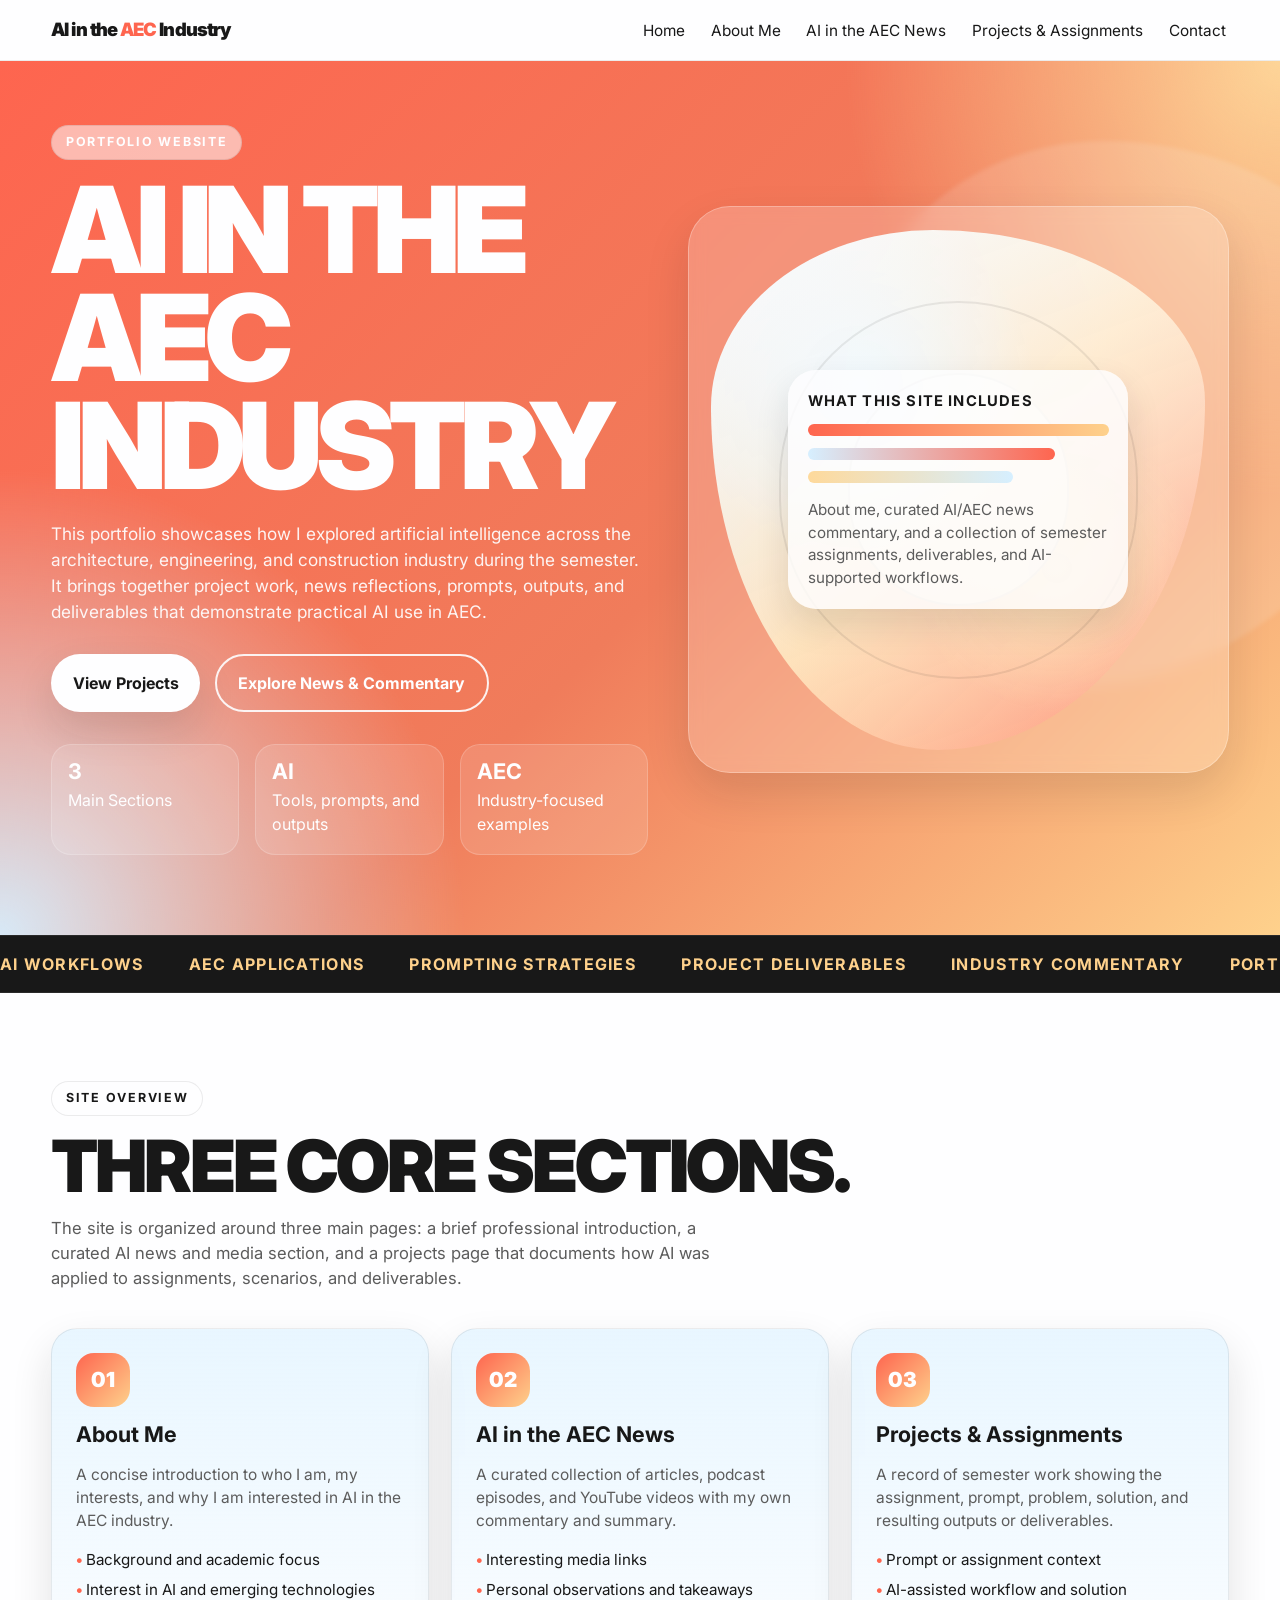
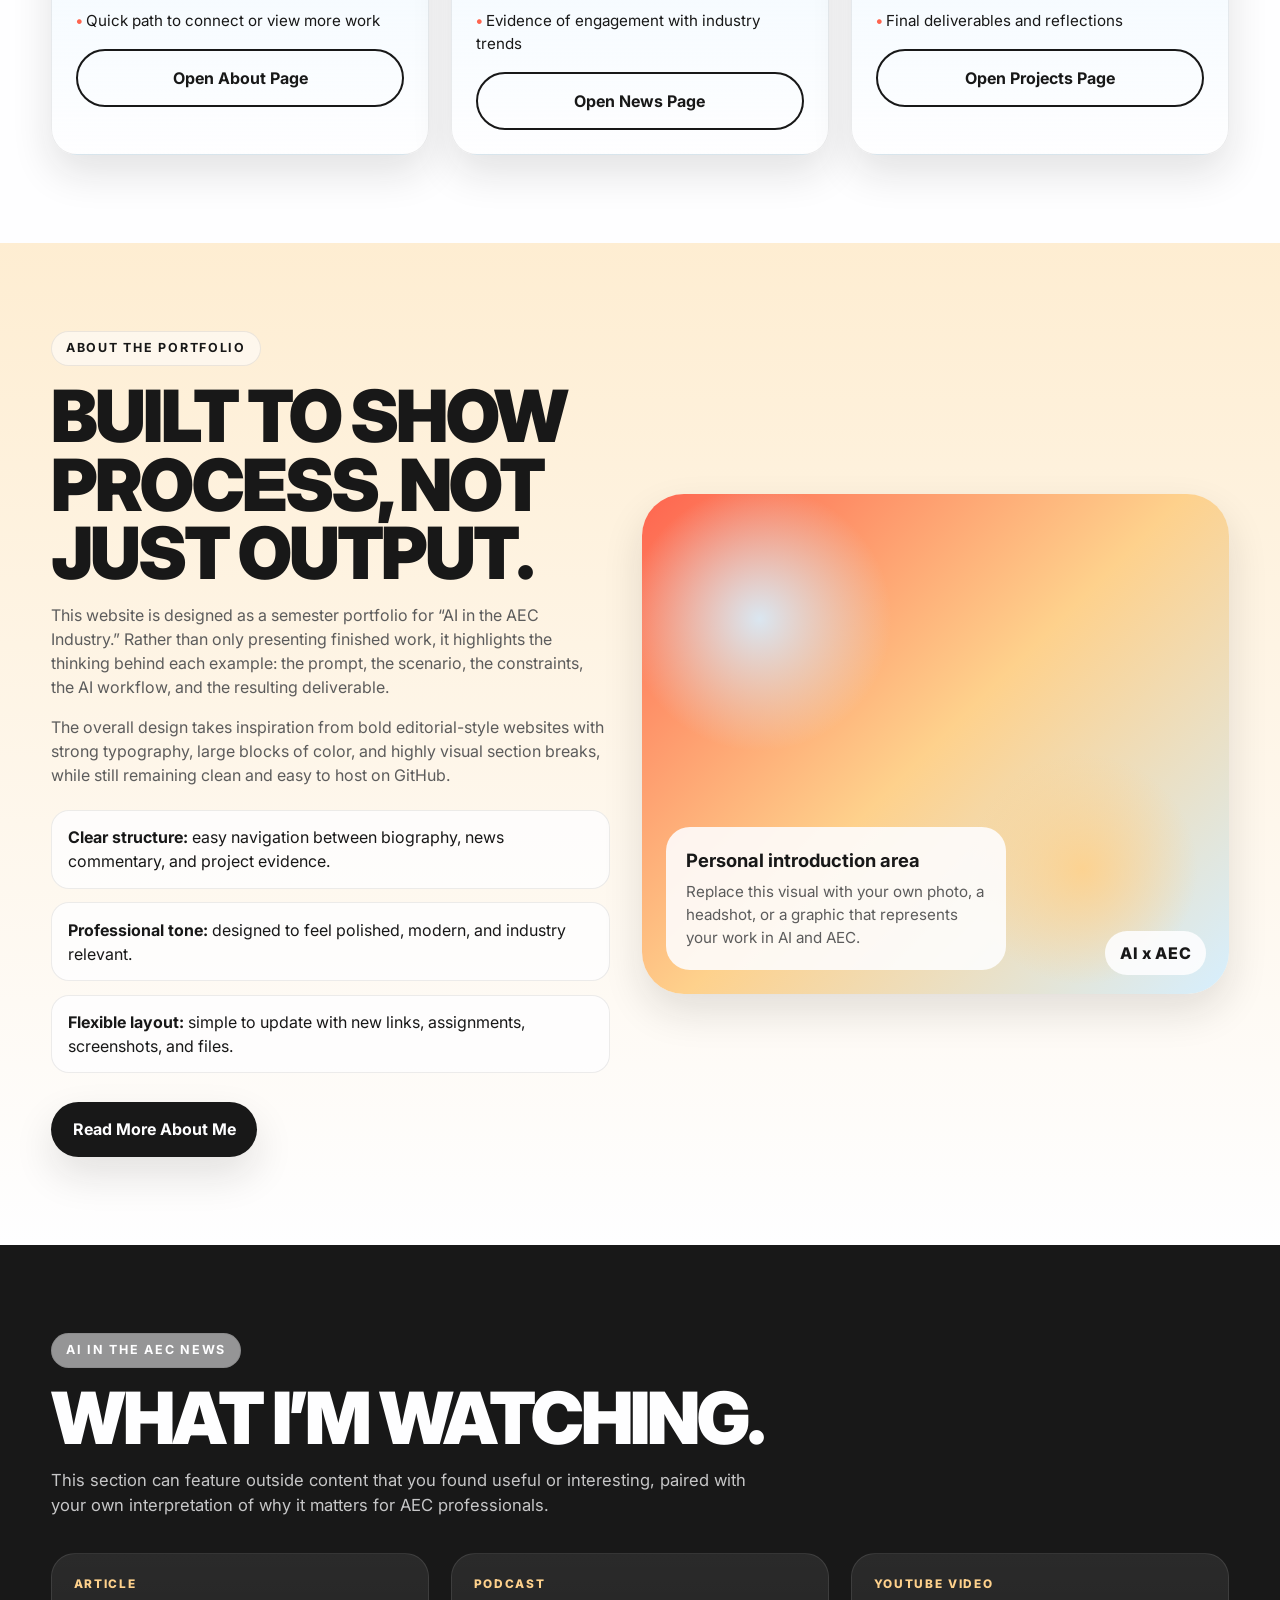
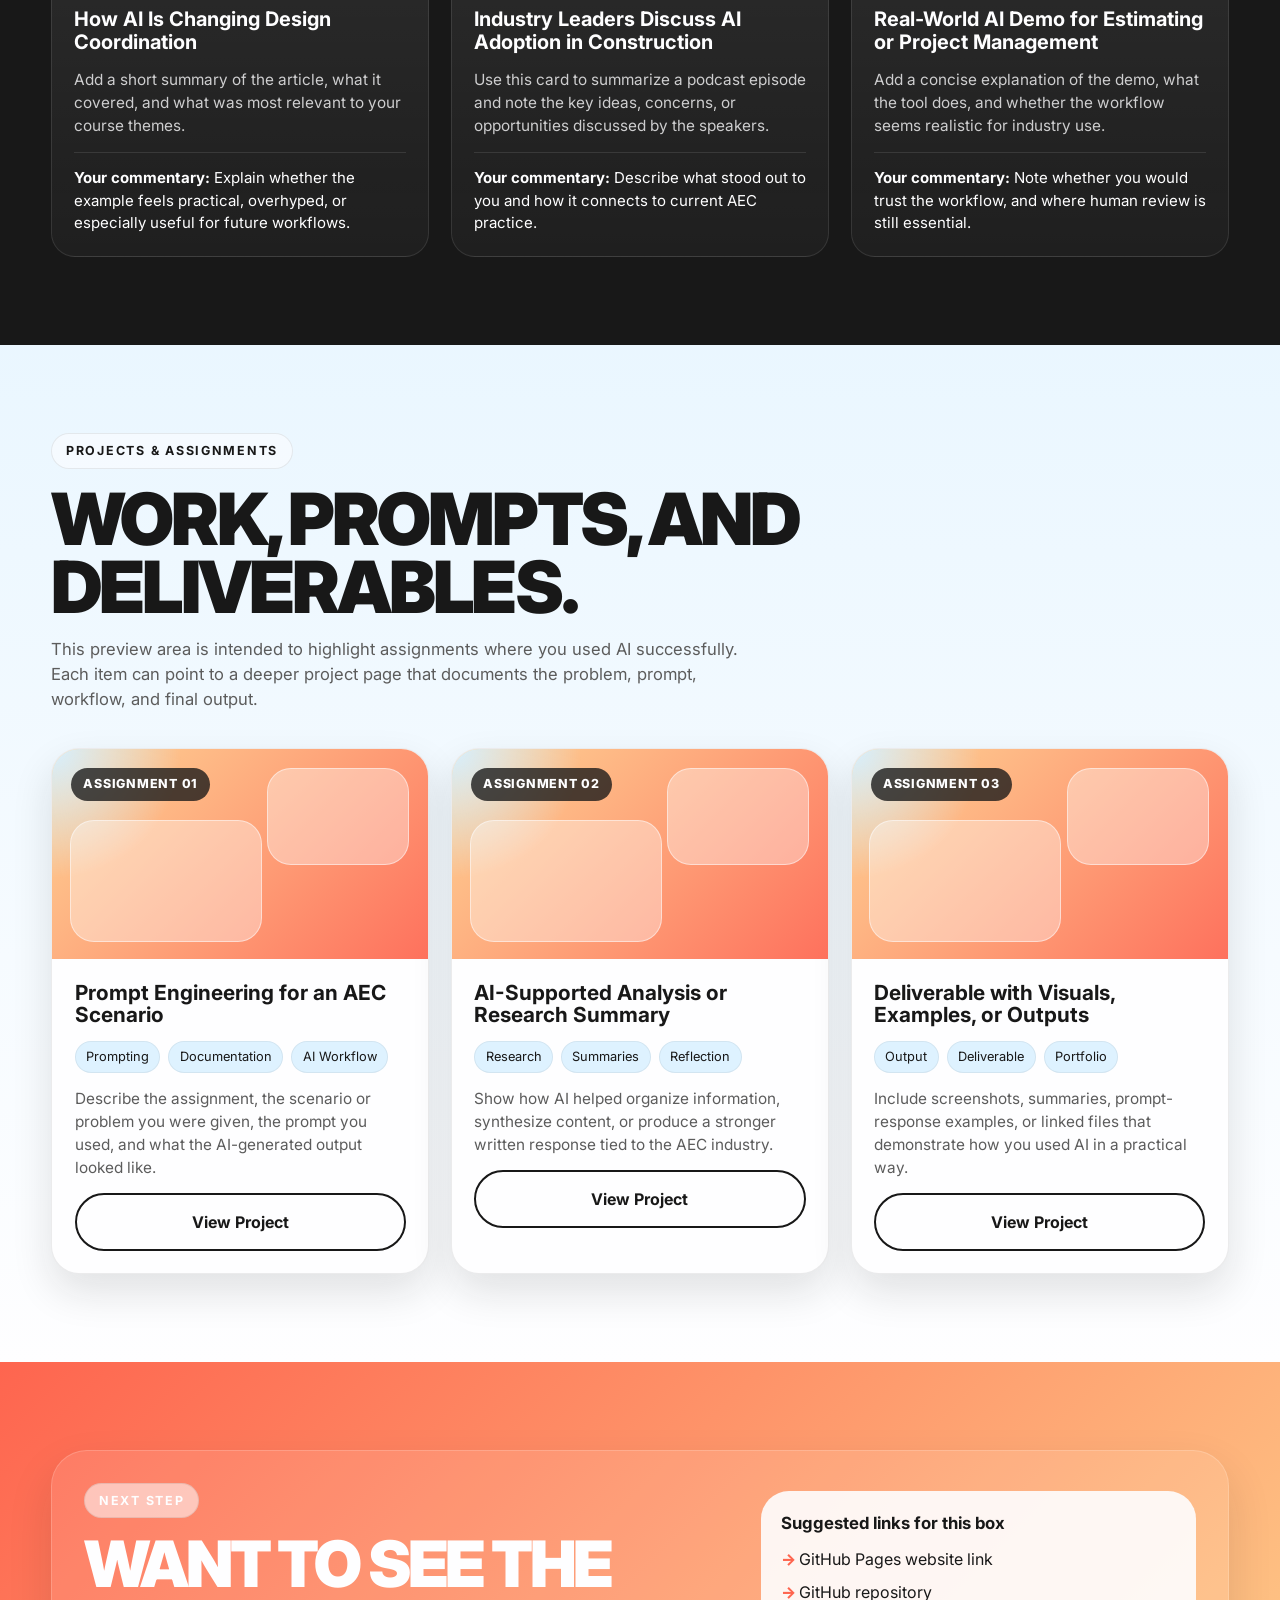
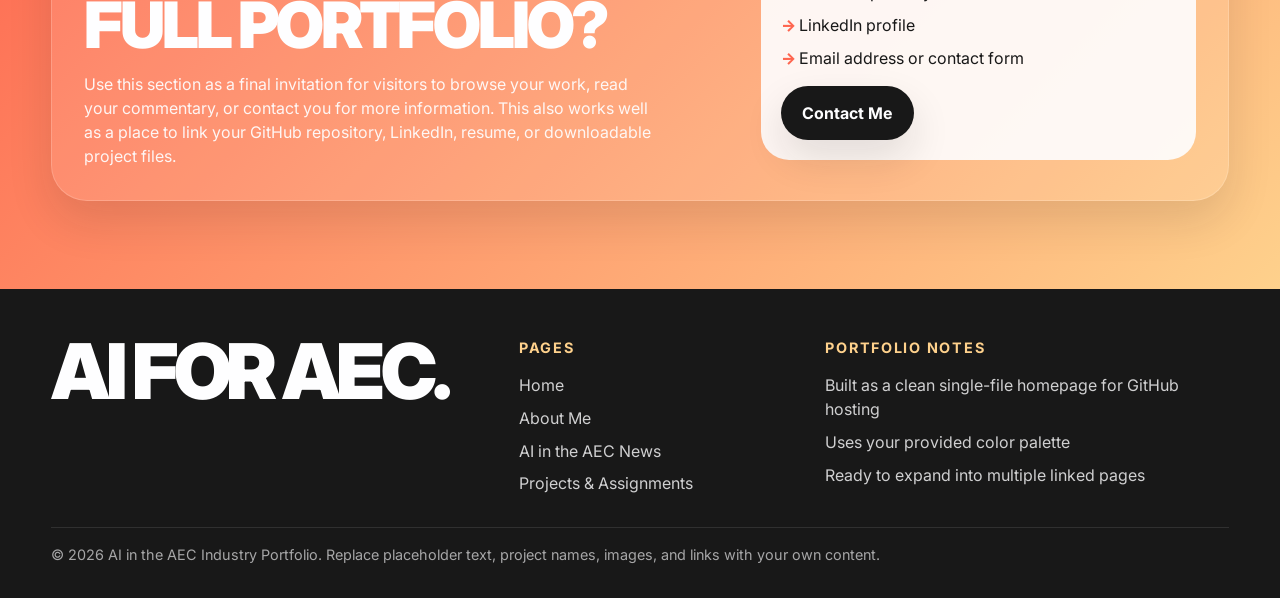
<file: Index.html>
<!DOCTYPE html>
<html lang="en">
<head>
  <meta charset="UTF-8" />
  <meta name="viewport" content="width=device-width, initial-scale=1.0" />
  <title>AI in the AEC Industry | Portfolio</title>
  <link rel="preconnect" href="https://fonts.googleapis.com" />
  <link rel="preconnect" href="https://fonts.gstatic.com" crossorigin />
  <link href="https://fonts.googleapis.com/css2?family=Inter:wght@400;500;600;700;800;900&display=swap" rel="stylesheet" />
  <link rel="stylesheet" href="styles.css" />
</head>
<body>
  <header class="site-header">
    <div class="container nav-wrap">
      <a class="brand" href="#home">AI in the <span>AEC</span> Industry</a>
      <nav>
        <ul class="nav-links">
          <li><a href="#home">Home</a></li>
          <li><a href="about.html">About Me</a></li>
          <li><a href="news.html">AI in the AEC News</a></li>
          <li><a href="projects.html">Projects &amp; Assignments</a></li>
          <li><a href="#contact">Contact</a></li>
        </ul>
      </nav>
    </div>
  </header>

  <main>
    <section class="hero" id="home">
      <div class="container hero-grid">
        <div class="hero-copy">
          <span class="eyebrow">Portfolio Website</span>
          <h1>AI in the AEC Industry</h1>
          <p>
            This portfolio showcases how I explored artificial intelligence across the architecture,
            engineering, and construction industry during the semester. It brings together project work,
            news reflections, prompts, outputs, and deliverables that demonstrate practical AI use in AEC.
          </p>
          <div class="hero-actions">
            <a class="btn" href="projects.html">View Projects</a>
            <a class="btn-outline" href="news.html">Explore News &amp; Commentary</a>
          </div>
          <div class="hero-stats">
            <div class="hero-stat">
              <strong>3</strong>
              <span>Main Sections</span>
            </div>
            <div class="hero-stat">
              <strong>AI</strong>
              <span>Tools, prompts, and outputs</span>
            </div>
            <div class="hero-stat">
              <strong>AEC</strong>
              <span>Industry-focused examples</span>
            </div>
          </div>
        </div>

        <div class="hero-card">
          <div class="visual-orb" aria-hidden="true">
            <div class="visual-panel">
              <h3>What this site includes</h3>
              <div class="visual-lines">
                <div class="visual-line"></div>
                <div class="visual-line"></div>
                <div class="visual-line"></div>
              </div>
              <p style="margin-top: 1rem; color: #5c5c5c; font-size: 0.95rem;">
                About me, curated AI/AEC news commentary, and a collection of semester assignments,
                deliverables, and AI-supported workflows.
              </p>
            </div>
          </div>
        </div>
      </div>
    </section>

    <div class="ticker" aria-label="Scrolling highlights">
      <div class="ticker-track">
        <span>AI workflows</span>
        <span>AEC applications</span>
        <span>Prompting strategies</span>
        <span>Project deliverables</span>
        <span>Industry commentary</span>
        <span>Portfolio evidence</span>
        <span>AI workflows</span>
        <span>AEC applications</span>
        <span>Prompting strategies</span>
        <span>Project deliverables</span>
        <span>Industry commentary</span>
        <span>Portfolio evidence</span>
      </div>
    </div>

    <section class="section overview" id="overview">
      <div class="container">
        <span class="eyebrow">Site Overview</span>
        <h2 class="section-title">Three Core Sections.</h2>
        <p class="section-intro">
          The site is organized around three main pages: a brief professional introduction, a curated AI news and media section,
          and a projects page that documents how AI was applied to assignments, scenarios, and deliverables.
        </p>

        <div class="overview-grid">
          <article class="feature-card">
            <div class="feature-icon">01</div>
            <h3>About Me</h3>
            <p>
              A concise introduction to who I am, my interests, and why I am interested in AI in the AEC industry.
            </p>
            <ul>
              <li>Background and academic focus</li>
              <li>Interest in AI and emerging technologies</li>
              <li>Quick path to connect or view more work</li>
            </ul>
            <a class="btn-outline" href="about.html">Open About Page</a>
          </article>

          <article class="feature-card">
            <div class="feature-icon">02</div>
            <h3>AI in the AEC News</h3>
            <p>
              A curated collection of articles, podcast episodes, and YouTube videos with my own commentary and summary.
            </p>
            <ul>
              <li>Interesting media links</li>
              <li>Personal observations and takeaways</li>
              <li>Evidence of engagement with industry trends</li>
            </ul>
            <a class="btn-outline" href="news.html">Open News Page</a>
          </article>

          <article class="feature-card">
            <div class="feature-icon">03</div>
            <h3>Projects &amp; Assignments</h3>
            <p>
              A record of semester work showing the assignment, prompt, problem, solution, and resulting outputs or deliverables.
            </p>
            <ul>
              <li>Prompt or assignment context</li>
              <li>AI-assisted workflow and solution</li>
              <li>Final deliverables and reflections</li>
            </ul>
            <a class="btn-outline" href="projects.html">Open Projects Page</a>
          </article>
        </div>
      </div>
    </section>

    <section class="section story" id="about-preview">
      <div class="container story-grid">
        <div class="story-copy">
          <span class="eyebrow">About the Portfolio</span>
          <h2 class="section-title">Built to Show Process, Not Just Output.</h2>
          <p>
            This website is designed as a semester portfolio for “AI in the AEC Industry.” Rather than only presenting finished work,
            it highlights the thinking behind each example: the prompt, the scenario, the constraints, the AI workflow, and the resulting deliverable.
          </p>
          <p>
            The overall design takes inspiration from bold editorial-style websites with strong typography, large blocks of color,
            and highly visual section breaks, while still remaining clean and easy to host on GitHub.
          </p>
          <ul class="story-points">
            <li><strong>Clear structure:</strong> easy navigation between biography, news commentary, and project evidence.</li>
            <li><strong>Professional tone:</strong> designed to feel polished, modern, and industry relevant.</li>
            <li><strong>Flexible layout:</strong> simple to update with new links, assignments, screenshots, and files.</li>
          </ul>
          <a class="btn" href="about.html">Read More About Me</a>
        </div>

        <div class="portrait-card">
          <div class="portrait-content">
            <h3>Personal introduction area</h3>
            <p>
              Replace this visual with your own photo, a headshot, or a graphic that represents your work in AI and AEC.
            </p>
          </div>
        </div>
      </div>
    </section>

    <section class="section news" id="news-preview">
      <div class="container">
        <span class="eyebrow">AI in the AEC News</span>
        <h2 class="section-title">What I’m Watching.</h2>
        <p class="section-intro">
          This section can feature outside content that you found useful or interesting, paired with your own interpretation of why it matters for AEC professionals.
        </p>

        <div class="news-grid">
          <article class="news-card">
            <span class="news-type">Article</span>
            <h3>How AI Is Changing Design Coordination</h3>
            <p>
              Add a short summary of the article, what it covered, and what was most relevant to your course themes.
            </p>
            <div class="commentary">
              <strong>Your commentary:</strong> Explain whether the example feels practical, overhyped, or especially useful for future workflows.
            </div>
          </article>

          <article class="news-card">
            <span class="news-type">Podcast</span>
            <h3>Industry Leaders Discuss AI Adoption in Construction</h3>
            <p>
              Use this card to summarize a podcast episode and note the key ideas, concerns, or opportunities discussed by the speakers.
            </p>
            <div class="commentary">
              <strong>Your commentary:</strong> Describe what stood out to you and how it connects to current AEC practice.
            </div>
          </article>

          <article class="news-card">
            <span class="news-type">YouTube Video</span>
            <h3>Real-World AI Demo for Estimating or Project Management</h3>
            <p>
              Add a concise explanation of the demo, what the tool does, and whether the workflow seems realistic for industry use.
            </p>
            <div class="commentary">
              <strong>Your commentary:</strong> Note whether you would trust the workflow, and where human review is still essential.
            </div>
          </article>
        </div>
      </div>
    </section>

    <section class="section projects" id="projects-preview">
      <div class="container">
        <span class="eyebrow">Projects &amp; Assignments</span>
        <h2 class="section-title">Work, Prompts, and Deliverables.</h2>
        <p class="section-intro">
          This preview area is intended to highlight assignments where you used AI successfully. Each item can point to a deeper project page that documents the problem, prompt, workflow, and final output.
        </p>

        <div class="projects-grid">
          <article class="project-card">
            <div class="project-visual">
              <span class="project-label">Assignment 01</span>
            </div>
            <div class="project-body">
              <h3>Prompt Engineering for an AEC Scenario</h3>
              <div class="project-meta">
                <span>Prompting</span>
                <span>Documentation</span>
                <span>AI Workflow</span>
              </div>
              <p>
                Describe the assignment, the scenario or problem you were given, the prompt you used, and what the AI-generated output looked like.
              </p>
              <a class="btn-outline" href="projects.html">View Project</a>
            </div>
          </article>

          <article class="project-card">
            <div class="project-visual">
              <span class="project-label">Assignment 02</span>
            </div>
            <div class="project-body">
              <h3>AI-Supported Analysis or Research Summary</h3>
              <div class="project-meta">
                <span>Research</span>
                <span>Summaries</span>
                <span>Reflection</span>
              </div>
              <p>
                Show how AI helped organize information, synthesize content, or produce a stronger written response tied to the AEC industry.
              </p>
              <a class="btn-outline" href="projects.html">View Project</a>
            </div>
          </article>

          <article class="project-card">
            <div class="project-visual">
              <span class="project-label">Assignment 03</span>
            </div>
            <div class="project-body">
              <h3>Deliverable with Visuals, Examples, or Outputs</h3>
              <div class="project-meta">
                <span>Output</span>
                <span>Deliverable</span>
                <span>Portfolio</span>
              </div>
              <p>
                Include screenshots, summaries, prompt-response examples, or linked files that demonstrate how you used AI in a practical way.
              </p>
              <a class="btn-outline" href="projects.html">View Project</a>
            </div>
          </article>
        </div>
      </div>
    </section>

    <section class="section cta" id="contact">
      <div class="container">
        <div class="cta-wrap">
          <div class="cta-copy">
            <span class="eyebrow">Next Step</span>
            <h2>Want to See the Full Portfolio?</h2>
            <p>
              Use this section as a final invitation for visitors to browse your work, read your commentary, or contact you for more information.
              This also works well as a place to link your GitHub repository, LinkedIn, resume, or downloadable project files.
            </p>
          </div>

          <div class="cta-panel">
            <h3>Suggested links for this box</h3>
            <ul>
              <li>GitHub Pages website link</li>
              <li>GitHub repository</li>
              <li>LinkedIn profile</li>
              <li>Email address or contact form</li>
            </ul>
            <a class="btn" href="mailto:yourname@email.com">Contact Me</a>
          </div>
        </div>
      </div>
    </section>
  </main>

  <footer class="site-footer">
    <div class="container footer-grid">
      <div>
        <div class="footer-brand">AI for AEC.</div>
      </div>

      <div class="footer-col">
        <h4>Pages</h4>
        <ul>
          <li><a href="#home">Home</a></li>
          <li><a href="about.html">About Me</a></li>
          <li><a href="news.html">AI in the AEC News</a></li>
          <li><a href="projects.html">Projects &amp; Assignments</a></li>
        </ul>
      </div>

      <div class="footer-col">
        <h4>Portfolio Notes</h4>
        <ul>
          <li>Built as a clean single-file homepage for GitHub hosting</li>
          <li>Uses your provided color palette</li>
          <li>Ready to expand into multiple linked pages</li>
        </ul>
      </div>
    </div>

    <div class="container footer-note">
      © 2026 AI in the AEC Industry Portfolio. Replace placeholder text, project names, images, and links with your own content.
    </div>
  </footer>
</body>
</html>
</file>
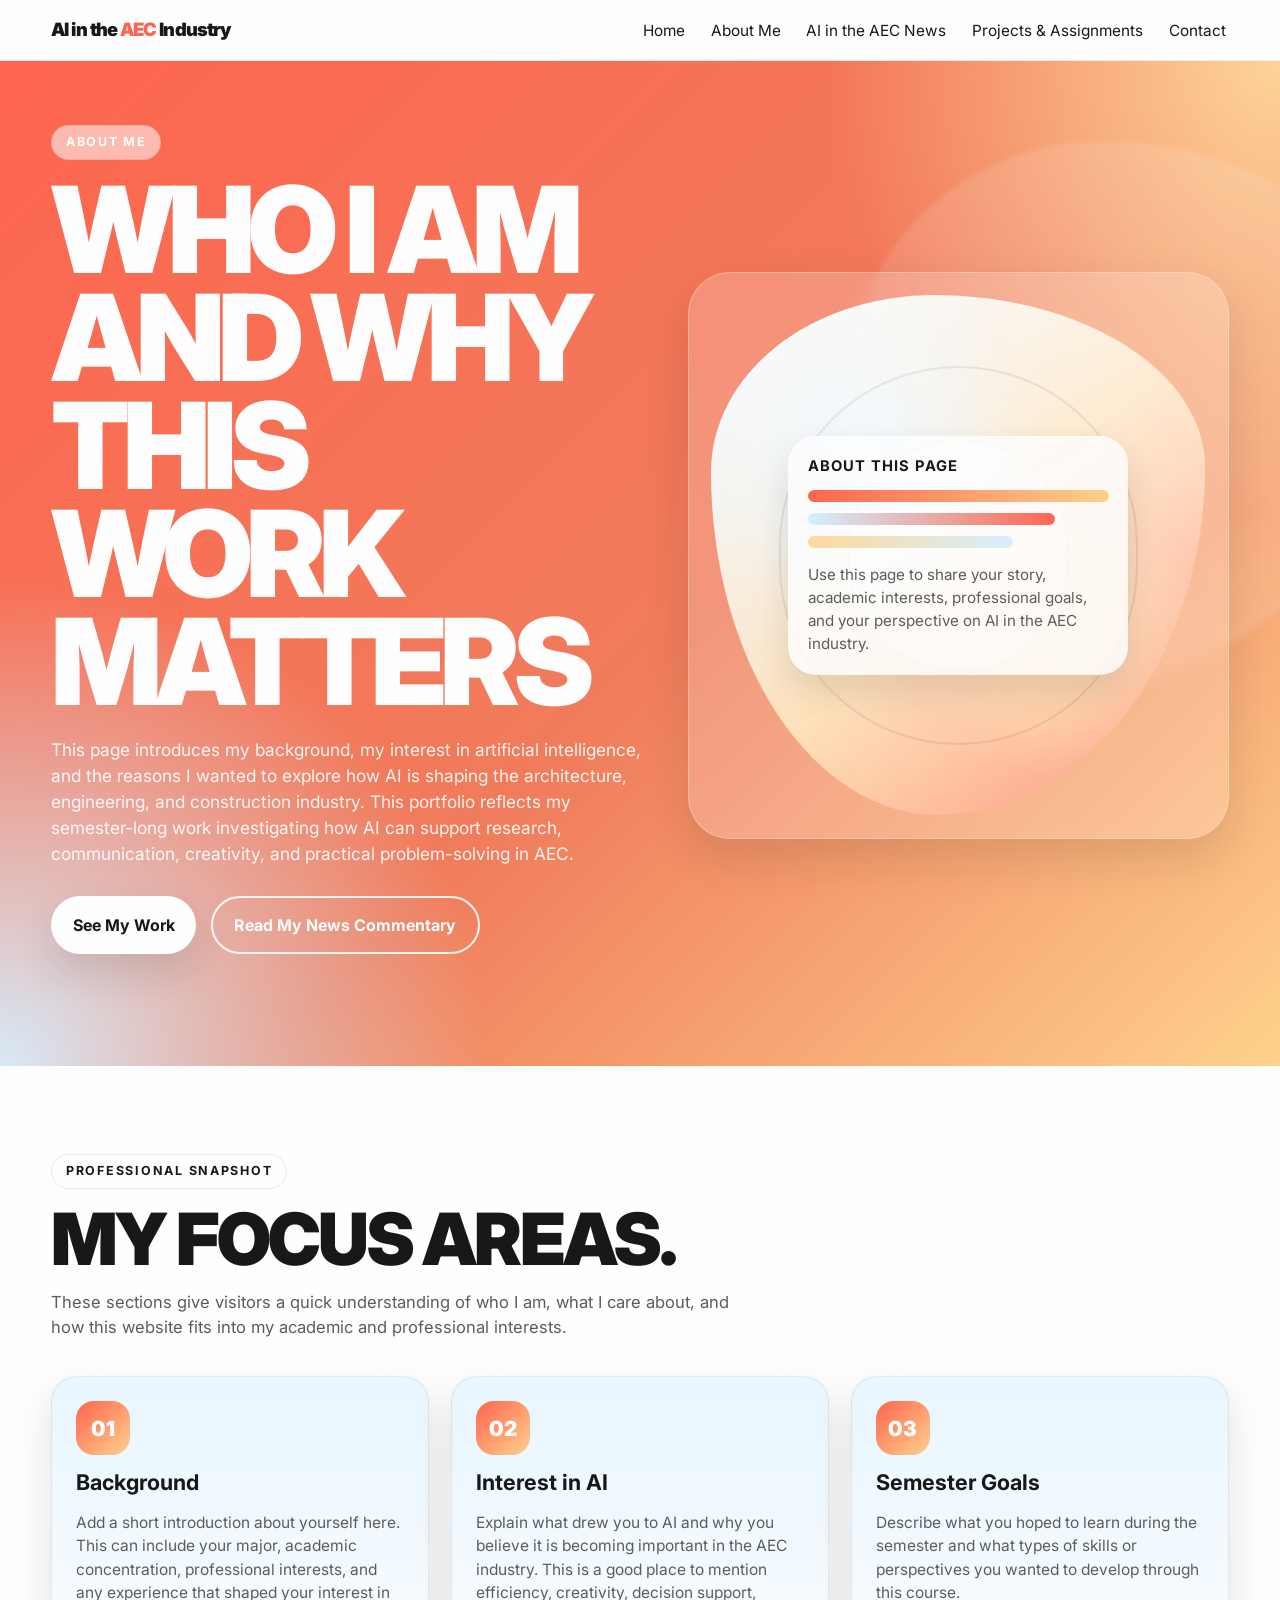
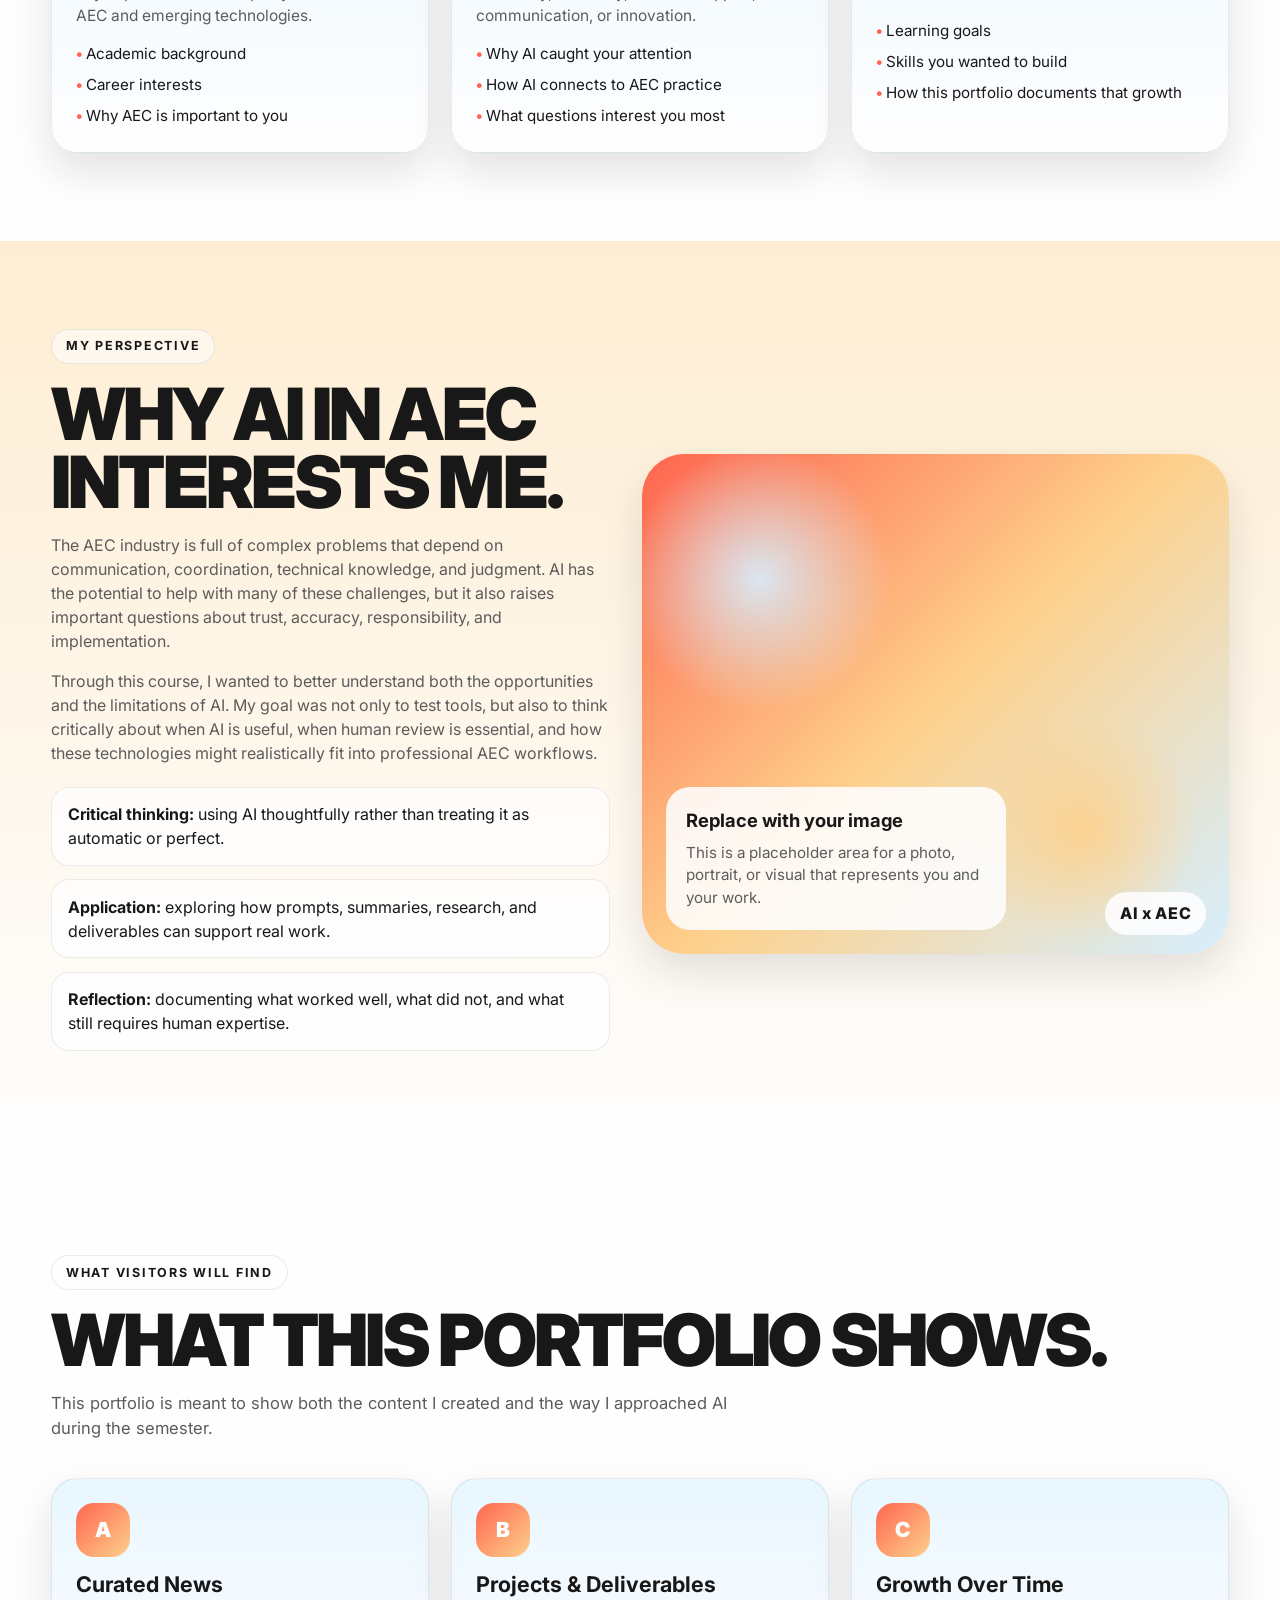
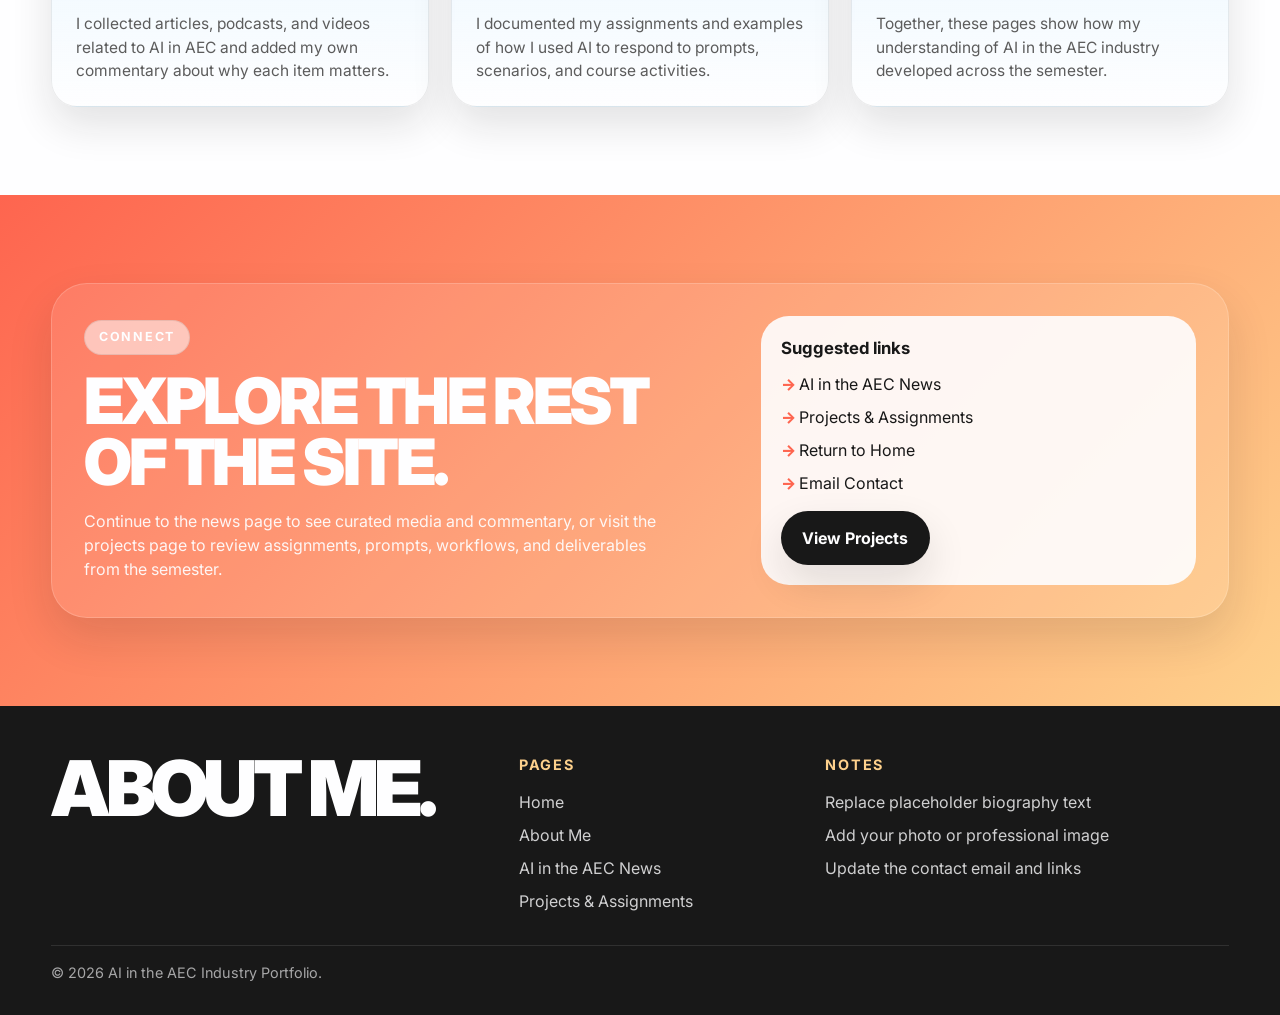
<file: about.html>
<!DOCTYPE html>
<html lang="en">
<head>
  <meta charset="UTF-8" />
  <meta name="viewport" content="width=device-width, initial-scale=1.0" />
  <title>About Me | AI in the AEC Industry</title>
  <link rel="preconnect" href="https://fonts.googleapis.com" />
  <link rel="preconnect" href="https://fonts.gstatic.com" crossorigin />
  <link href="https://fonts.googleapis.com/css2?family=Inter:wght@400;500;600;700;800;900&display=swap" rel="stylesheet" />
  <link rel="stylesheet" href="styles.css" />
</head>
<body>
  <header class="site-header">
    <div class="container nav-wrap">
      <a class="brand" href="index.html">AI in the <span>AEC</span> Industry</a>
      <nav>
        <ul class="nav-links">
          <li><a href="index.html">Home</a></li>
          <li><a href="about.html" aria-current="page">About Me</a></li>
          <li><a href="news.html">AI in the AEC News</a></li>
          <li><a href="projects.html">Projects &amp; Assignments</a></li>
          <li><a href="#contact">Contact</a></li>
        </ul>
      </nav>
    </div>
  </header>

  <main>
    <section class="hero">
      <div class="container hero-grid">
        <div class="hero-copy">
          <span class="eyebrow">About Me</span>
          <h1>Who I Am and Why This Work Matters</h1>
          <p>
            This page introduces my background, my interest in artificial intelligence, and the reasons I wanted to explore
            how AI is shaping the architecture, engineering, and construction industry. This portfolio reflects my semester-long
            work investigating how AI can support research, communication, creativity, and practical problem-solving in AEC.
          </p>
          <div class="hero-actions">
            <a class="btn" href="projects.html">See My Work</a>
            <a class="btn-outline" href="news.html">Read My News Commentary</a>
          </div>
        </div>

        <div class="hero-card">
          <div class="visual-orb" aria-hidden="true">
            <div class="visual-panel">
              <h3>About this page</h3>
              <div class="visual-lines">
                <div class="visual-line"></div>
                <div class="visual-line"></div>
                <div class="visual-line"></div>
              </div>
              <p style="margin-top: 1rem; color: #5c5c5c; font-size: 0.95rem;">
                Use this page to share your story, academic interests, professional goals, and your perspective
                on AI in the AEC industry.
              </p>
            </div>
          </div>
        </div>
      </div>
    </section>

    <section class="section overview">
      <div class="container">
        <span class="eyebrow">Professional Snapshot</span>
        <h2 class="section-title">My Focus Areas.</h2>
        <p class="section-intro">
          These sections give visitors a quick understanding of who I am, what I care about, and how this website fits into my academic and professional interests.
        </p>

        <div class="overview-grid">
          <article class="feature-card">
            <div class="feature-icon">01</div>
            <h3>Background</h3>
            <p>
              Add a short introduction about yourself here. This can include your major, academic concentration,
              professional interests, and any experience that shaped your interest in AEC and emerging technologies.
            </p>
            <ul>
              <li>Academic background</li>
              <li>Career interests</li>
              <li>Why AEC is important to you</li>
            </ul>
          </article>

          <article class="feature-card">
            <div class="feature-icon">02</div>
            <h3>Interest in AI</h3>
            <p>
              Explain what drew you to AI and why you believe it is becoming important in the AEC industry.
              This is a good place to mention efficiency, creativity, decision support, communication, or innovation.
            </p>
            <ul>
              <li>Why AI caught your attention</li>
              <li>How AI connects to AEC practice</li>
              <li>What questions interest you most</li>
            </ul>
          </article>

          <article class="feature-card">
            <div class="feature-icon">03</div>
            <h3>Semester Goals</h3>
            <p>
              Describe what you hoped to learn during the semester and what types of skills or perspectives
              you wanted to develop through this course.
            </p>
            <ul>
              <li>Learning goals</li>
              <li>Skills you wanted to build</li>
              <li>How this portfolio documents that growth</li>
            </ul>
          </article>
        </div>
      </div>
    </section>

    <section class="section story">
      <div class="container story-grid">
        <div class="story-copy">
          <span class="eyebrow">My Perspective</span>
          <h2 class="section-title">Why AI in AEC Interests Me.</h2>
          <p>
            The AEC industry is full of complex problems that depend on communication, coordination, technical knowledge,
            and judgment. AI has the potential to help with many of these challenges, but it also raises important questions
            about trust, accuracy, responsibility, and implementation.
          </p>
          <p>
            Through this course, I wanted to better understand both the opportunities and the limitations of AI.
            My goal was not only to test tools, but also to think critically about when AI is useful, when human review is essential,
            and how these technologies might realistically fit into professional AEC workflows.
          </p>
          <ul class="story-points">
            <li><strong>Critical thinking:</strong> using AI thoughtfully rather than treating it as automatic or perfect.</li>
            <li><strong>Application:</strong> exploring how prompts, summaries, research, and deliverables can support real work.</li>
            <li><strong>Reflection:</strong> documenting what worked well, what did not, and what still requires human expertise.</li>
          </ul>
        </div>

        <div class="portrait-card">
          <div class="portrait-content">
            <h3>Replace with your image</h3>
            <p>
              This is a placeholder area for a photo, portrait, or visual that represents you and your work.
            </p>
          </div>
        </div>
      </div>
    </section>

    <section class="section overview">
      <div class="container">
        <span class="eyebrow">What Visitors Will Find</span>
        <h2 class="section-title">What This Portfolio Shows.</h2>
        <p class="section-intro">
          This portfolio is meant to show both the content I created and the way I approached AI during the semester.
        </p>

        <div class="overview-grid">
          <article class="feature-card">
            <div class="feature-icon">A</div>
            <h3>Curated News</h3>
            <p>
              I collected articles, podcasts, and videos related to AI in AEC and added my own commentary about why each item matters.
            </p>
          </article>

          <article class="feature-card">
            <div class="feature-icon">B</div>
            <h3>Projects &amp; Deliverables</h3>
            <p>
              I documented my assignments and examples of how I used AI to respond to prompts, scenarios, and course activities.
            </p>
          </article>

          <article class="feature-card">
            <div class="feature-icon">C</div>
            <h3>Growth Over Time</h3>
            <p>
              Together, these pages show how my understanding of AI in the AEC industry developed across the semester.
            </p>
          </article>
        </div>
      </div>
    </section>

    <section class="section cta" id="contact">
      <div class="container">
        <div class="cta-wrap">
          <div class="cta-copy">
            <span class="eyebrow">Connect</span>
            <h2>Explore the Rest of the Site.</h2>
            <p>
              Continue to the news page to see curated media and commentary, or visit the projects page to review assignments,
              prompts, workflows, and deliverables from the semester.
            </p>
          </div>

          <div class="cta-panel">
            <h3>Suggested links</h3>
            <ul>
              <li><a href="news.html">AI in the AEC News</a></li>
              <li><a href="projects.html">Projects &amp; Assignments</a></li>
              <li><a href="index.html">Return to Home</a></li>
              <li><a href="mailto:youremail@example.com">Email Contact</a></li>
            </ul>
            <a class="btn" href="projects.html">View Projects</a>
          </div>
        </div>
      </div>
    </section>
  </main>

  <footer class="site-footer">
    <div class="container footer-grid">
      <div>
        <div class="footer-brand">About Me.</div>
      </div>

      <div class="footer-col">
        <h4>Pages</h4>
        <ul>
          <li><a href="index.html">Home</a></li>
          <li><a href="about.html">About Me</a></li>
          <li><a href="news.html">AI in the AEC News</a></li>
          <li><a href="projects.html">Projects &amp; Assignments</a></li>
        </ul>
      </div>

      <div class="footer-col">
        <h4>Notes</h4>
        <ul>
          <li>Replace placeholder biography text</li>
          <li>Add your photo or professional image</li>
          <li>Update the contact email and links</li>
        </ul>
      </div>
    </div>

    <div class="container footer-note">
      © 2026 AI in the AEC Industry Portfolio.
    </div>
  </footer>
</body>
</html>
</file>
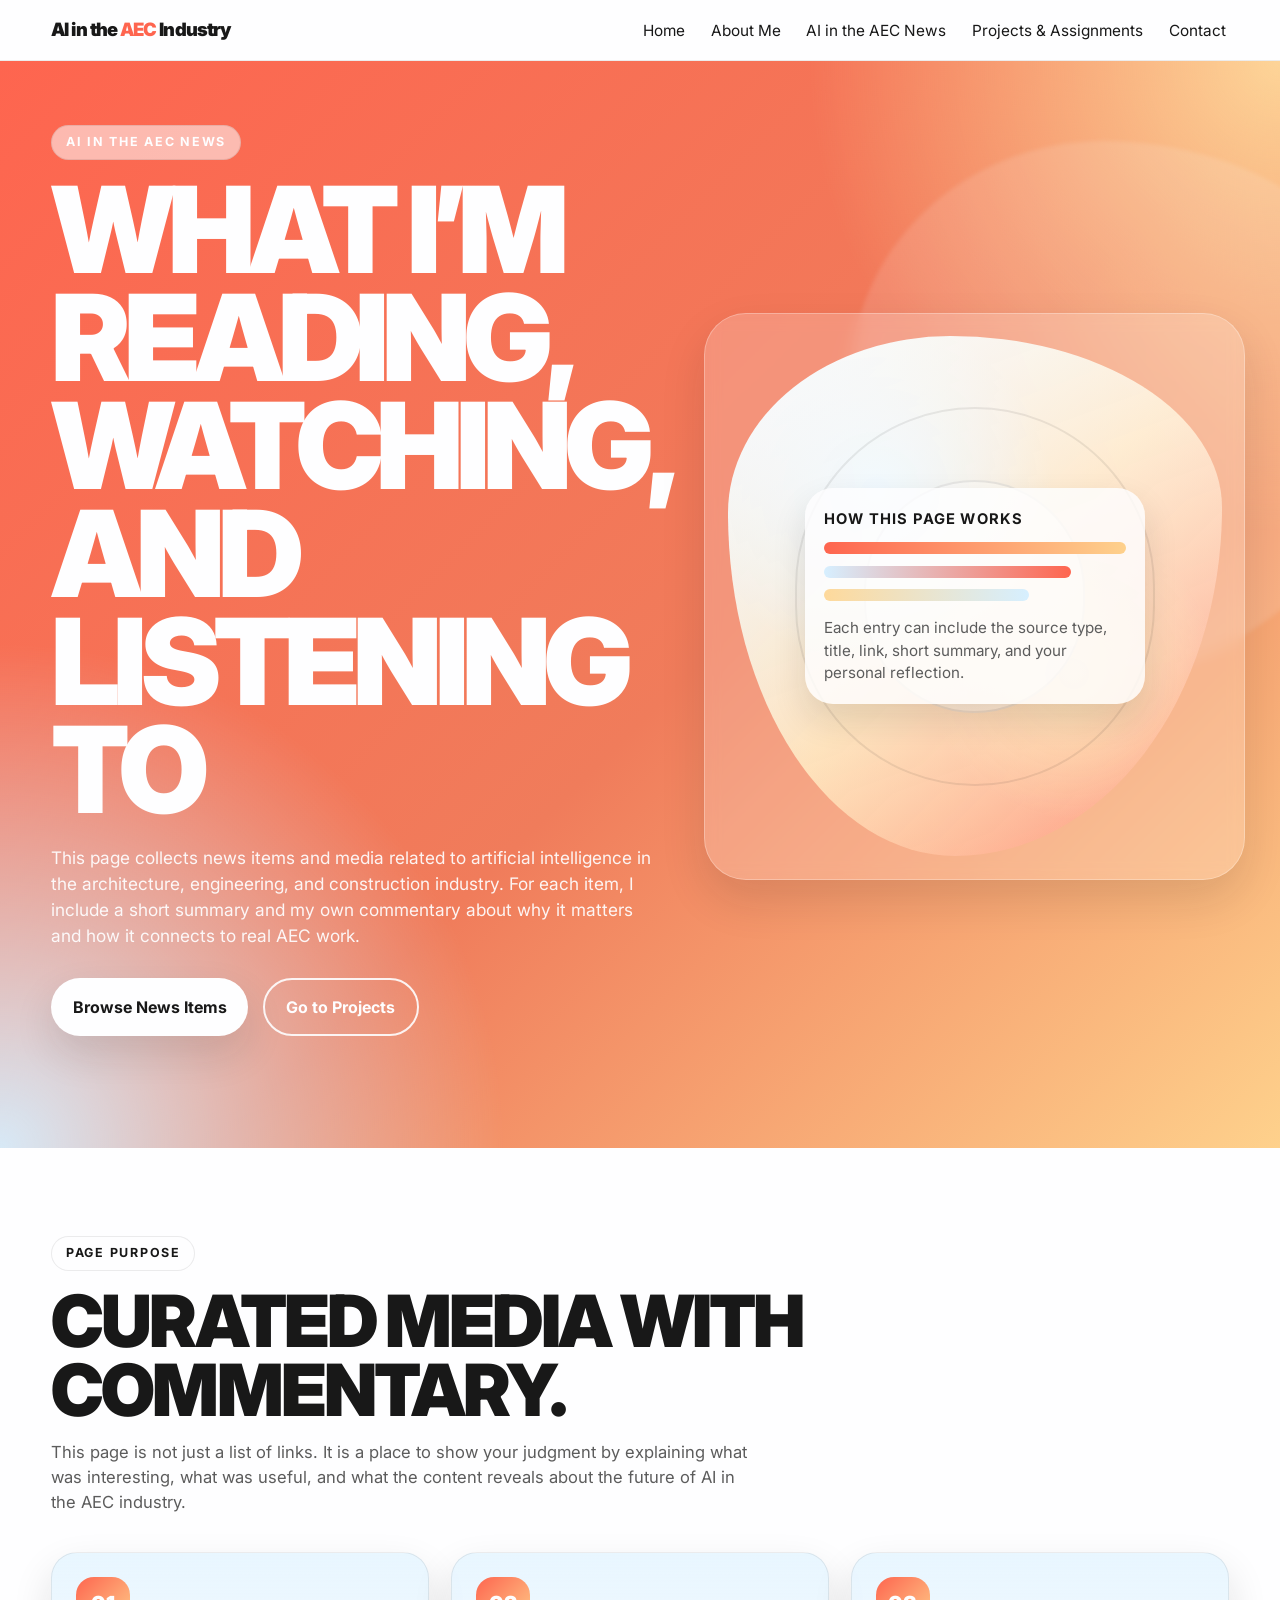
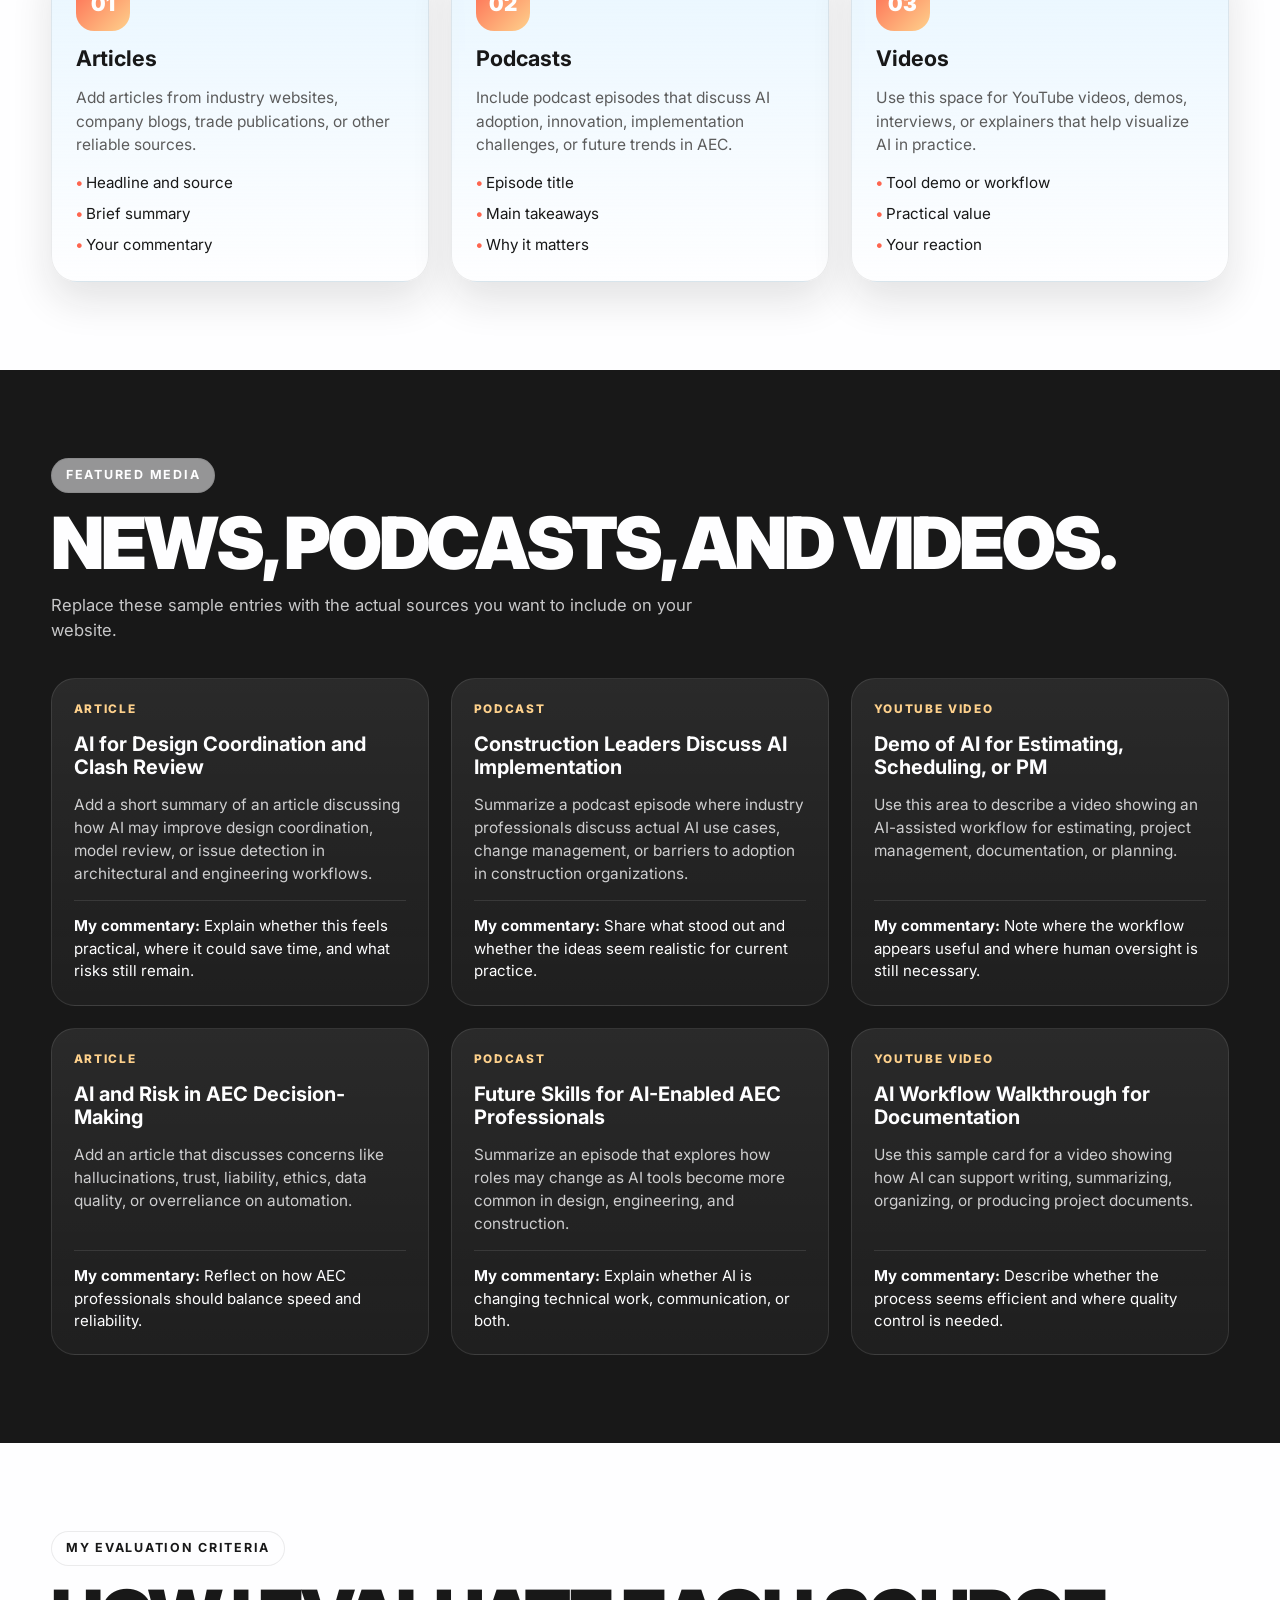
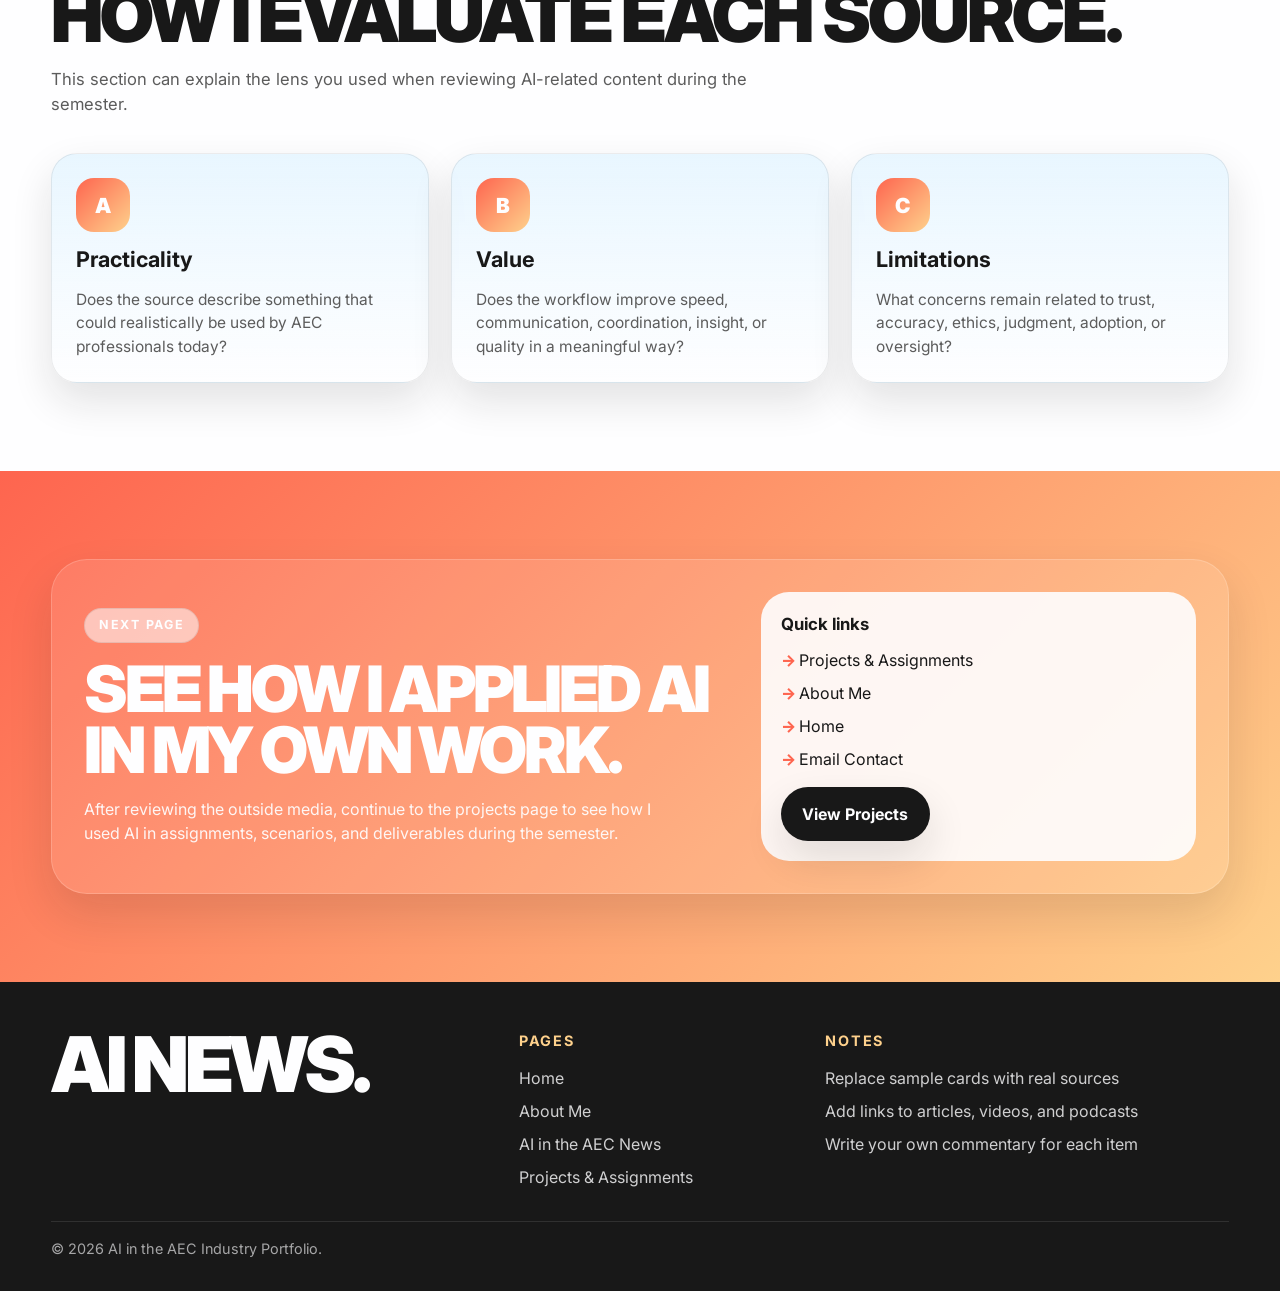
<file: news.html>
<!DOCTYPE html>
<html lang="en">
<head>
  <meta charset="UTF-8" />
  <meta name="viewport" content="width=device-width, initial-scale=1.0" />
  <title>AI in the AEC News | Portfolio</title>
  <link rel="preconnect" href="https://fonts.googleapis.com" />
  <link rel="preconnect" href="https://fonts.gstatic.com" crossorigin />
  <link href="https://fonts.googleapis.com/css2?family=Inter:wght@400;500;600;700;800;900&display=swap" rel="stylesheet" />
  <link rel="stylesheet" href="styles.css" />
</head>
<body>
  <header class="site-header">
    <div class="container nav-wrap">
      <a class="brand" href="index.html">AI in the <span>AEC</span> Industry</a>
      <nav>
        <ul class="nav-links">
          <li><a href="index.html">Home</a></li>
          <li><a href="about.html">About Me</a></li>
          <li><a href="news.html" aria-current="page">AI in the AEC News</a></li>
          <li><a href="projects.html">Projects &amp; Assignments</a></li>
          <li><a href="#contact">Contact</a></li>
        </ul>
      </nav>
    </div>
  </header>

  <main>
    <section class="hero">
      <div class="container hero-grid">
        <div class="hero-copy">
          <span class="eyebrow">AI in the AEC News</span>
          <h1>What I’m Reading, Watching, and Listening To</h1>
          <p>
            This page collects news items and media related to artificial intelligence in the architecture,
            engineering, and construction industry. For each item, I include a short summary and my own commentary
            about why it matters and how it connects to real AEC work.
          </p>
          <div class="hero-actions">
            <a class="btn" href="#featured-news">Browse News Items</a>
            <a class="btn-outline" href="projects.html">Go to Projects</a>
          </div>
        </div>

        <div class="hero-card">
          <div class="visual-orb" aria-hidden="true">
            <div class="visual-panel">
              <h3>How this page works</h3>
              <div class="visual-lines">
                <div class="visual-line"></div>
                <div class="visual-line"></div>
                <div class="visual-line"></div>
              </div>
              <p style="margin-top: 1rem; color: #5c5c5c; font-size: 0.95rem;">
                Each entry can include the source type, title, link, short summary, and your personal reflection.
              </p>
            </div>
          </div>
        </div>
      </div>
    </section>

    <section class="section overview">
      <div class="container">
        <span class="eyebrow">Page Purpose</span>
        <h2 class="section-title">Curated Media with Commentary.</h2>
        <p class="section-intro">
          This page is not just a list of links. It is a place to show your judgment by explaining what was interesting,
          what was useful, and what the content reveals about the future of AI in the AEC industry.
        </p>

        <div class="overview-grid">
          <article class="feature-card">
            <div class="feature-icon">01</div>
            <h3>Articles</h3>
            <p>
              Add articles from industry websites, company blogs, trade publications, or other reliable sources.
            </p>
            <ul>
              <li>Headline and source</li>
              <li>Brief summary</li>
              <li>Your commentary</li>
            </ul>
          </article>

          <article class="feature-card">
            <div class="feature-icon">02</div>
            <h3>Podcasts</h3>
            <p>
              Include podcast episodes that discuss AI adoption, innovation, implementation challenges, or future trends in AEC.
            </p>
            <ul>
              <li>Episode title</li>
              <li>Main takeaways</li>
              <li>Why it matters</li>
            </ul>
          </article>

          <article class="feature-card">
            <div class="feature-icon">03</div>
            <h3>Videos</h3>
            <p>
              Use this space for YouTube videos, demos, interviews, or explainers that help visualize AI in practice.
            </p>
            <ul>
              <li>Tool demo or workflow</li>
              <li>Practical value</li>
              <li>Your reaction</li>
            </ul>
          </article>
        </div>
      </div>
    </section>

    <section class="section news" id="featured-news">
      <div class="container">
        <span class="eyebrow">Featured Media</span>
        <h2 class="section-title">News, Podcasts, and Videos.</h2>
        <p class="section-intro">
          Replace these sample entries with the actual sources you want to include on your website.
        </p>

        <div class="news-grid">
          <article class="news-card">
            <span class="news-type">Article</span>
            <h3>AI for Design Coordination and Clash Review</h3>
            <p>
              Add a short summary of an article discussing how AI may improve design coordination, model review,
              or issue detection in architectural and engineering workflows.
            </p>
            <div class="commentary">
              <strong>My commentary:</strong> Explain whether this feels practical, where it could save time,
              and what risks still remain.
            </div>
          </article>

          <article class="news-card">
            <span class="news-type">Podcast</span>
            <h3>Construction Leaders Discuss AI Implementation</h3>
            <p>
              Summarize a podcast episode where industry professionals discuss actual AI use cases, change management,
              or barriers to adoption in construction organizations.
            </p>
            <div class="commentary">
              <strong>My commentary:</strong> Share what stood out and whether the ideas seem realistic for current practice.
            </div>
          </article>

          <article class="news-card">
            <span class="news-type">YouTube Video</span>
            <h3>Demo of AI for Estimating, Scheduling, or PM</h3>
            <p>
              Use this area to describe a video showing an AI-assisted workflow for estimating, project management,
              documentation, or planning.
            </p>
            <div class="commentary">
              <strong>My commentary:</strong> Note where the workflow appears useful and where human oversight is still necessary.
            </div>
          </article>

          <article class="news-card">
            <span class="news-type">Article</span>
            <h3>AI and Risk in AEC Decision-Making</h3>
            <p>
              Add an article that discusses concerns like hallucinations, trust, liability, ethics, data quality,
              or overreliance on automation.
            </p>
            <div class="commentary">
              <strong>My commentary:</strong> Reflect on how AEC professionals should balance speed and reliability.
            </div>
          </article>

          <article class="news-card">
            <span class="news-type">Podcast</span>
            <h3>Future Skills for AI-Enabled AEC Professionals</h3>
            <p>
              Summarize an episode that explores how roles may change as AI tools become more common in design,
              engineering, and construction.
            </p>
            <div class="commentary">
              <strong>My commentary:</strong> Explain whether AI is changing technical work, communication, or both.
            </div>
          </article>

          <article class="news-card">
            <span class="news-type">YouTube Video</span>
            <h3>AI Workflow Walkthrough for Documentation</h3>
            <p>
              Use this sample card for a video showing how AI can support writing, summarizing, organizing,
              or producing project documents.
            </p>
            <div class="commentary">
              <strong>My commentary:</strong> Describe whether the process seems efficient and where quality control is needed.
            </div>
          </article>
        </div>
      </div>
    </section>

    <section class="section overview">
      <div class="container">
        <span class="eyebrow">My Evaluation Criteria</span>
        <h2 class="section-title">How I Evaluate Each Source.</h2>
        <p class="section-intro">
          This section can explain the lens you used when reviewing AI-related content during the semester.
        </p>

        <div class="overview-grid">
          <article class="feature-card">
            <div class="feature-icon">A</div>
            <h3>Practicality</h3>
            <p>
              Does the source describe something that could realistically be used by AEC professionals today?
            </p>
          </article>

          <article class="feature-card">
            <div class="feature-icon">B</div>
            <h3>Value</h3>
            <p>
              Does the workflow improve speed, communication, coordination, insight, or quality in a meaningful way?
            </p>
          </article>

          <article class="feature-card">
            <div class="feature-icon">C</div>
            <h3>Limitations</h3>
            <p>
              What concerns remain related to trust, accuracy, ethics, judgment, adoption, or oversight?
            </p>
          </article>
        </div>
      </div>
    </section>

    <section class="section cta" id="contact">
      <div class="container">
        <div class="cta-wrap">
          <div class="cta-copy">
            <span class="eyebrow">Next Page</span>
            <h2>See How I Applied AI in My Own Work.</h2>
            <p>
              After reviewing the outside media, continue to the projects page to see how I used AI in assignments,
              scenarios, and deliverables during the semester.
            </p>
          </div>

          <div class="cta-panel">
            <h3>Quick links</h3>
            <ul>
              <li><a href="projects.html">Projects &amp; Assignments</a></li>
              <li><a href="about.html">About Me</a></li>
              <li><a href="index.html">Home</a></li>
              <li><a href="mailto:youremail@example.com">Email Contact</a></li>
            </ul>
            <a class="btn" href="projects.html">View Projects</a>
          </div>
        </div>
      </div>
    </section>
  </main>

  <footer class="site-footer">
    <div class="container footer-grid">
      <div>
        <div class="footer-brand">AI News.</div>
      </div>

      <div class="footer-col">
        <h4>Pages</h4>
        <ul>
          <li><a href="index.html">Home</a></li>
          <li><a href="about.html">About Me</a></li>
          <li><a href="news.html">AI in the AEC News</a></li>
          <li><a href="projects.html">Projects &amp; Assignments</a></li>
        </ul>
      </div>

      <div class="footer-col">
        <h4>Notes</h4>
        <ul>
          <li>Replace sample cards with real sources</li>
          <li>Add links to articles, videos, and podcasts</li>
          <li>Write your own commentary for each item</li>
        </ul>
      </div>
    </div>

    <div class="container footer-note">
      © 2026 AI in the AEC Industry Portfolio.
    </div>
  </footer>
</body>
</html>
</file>
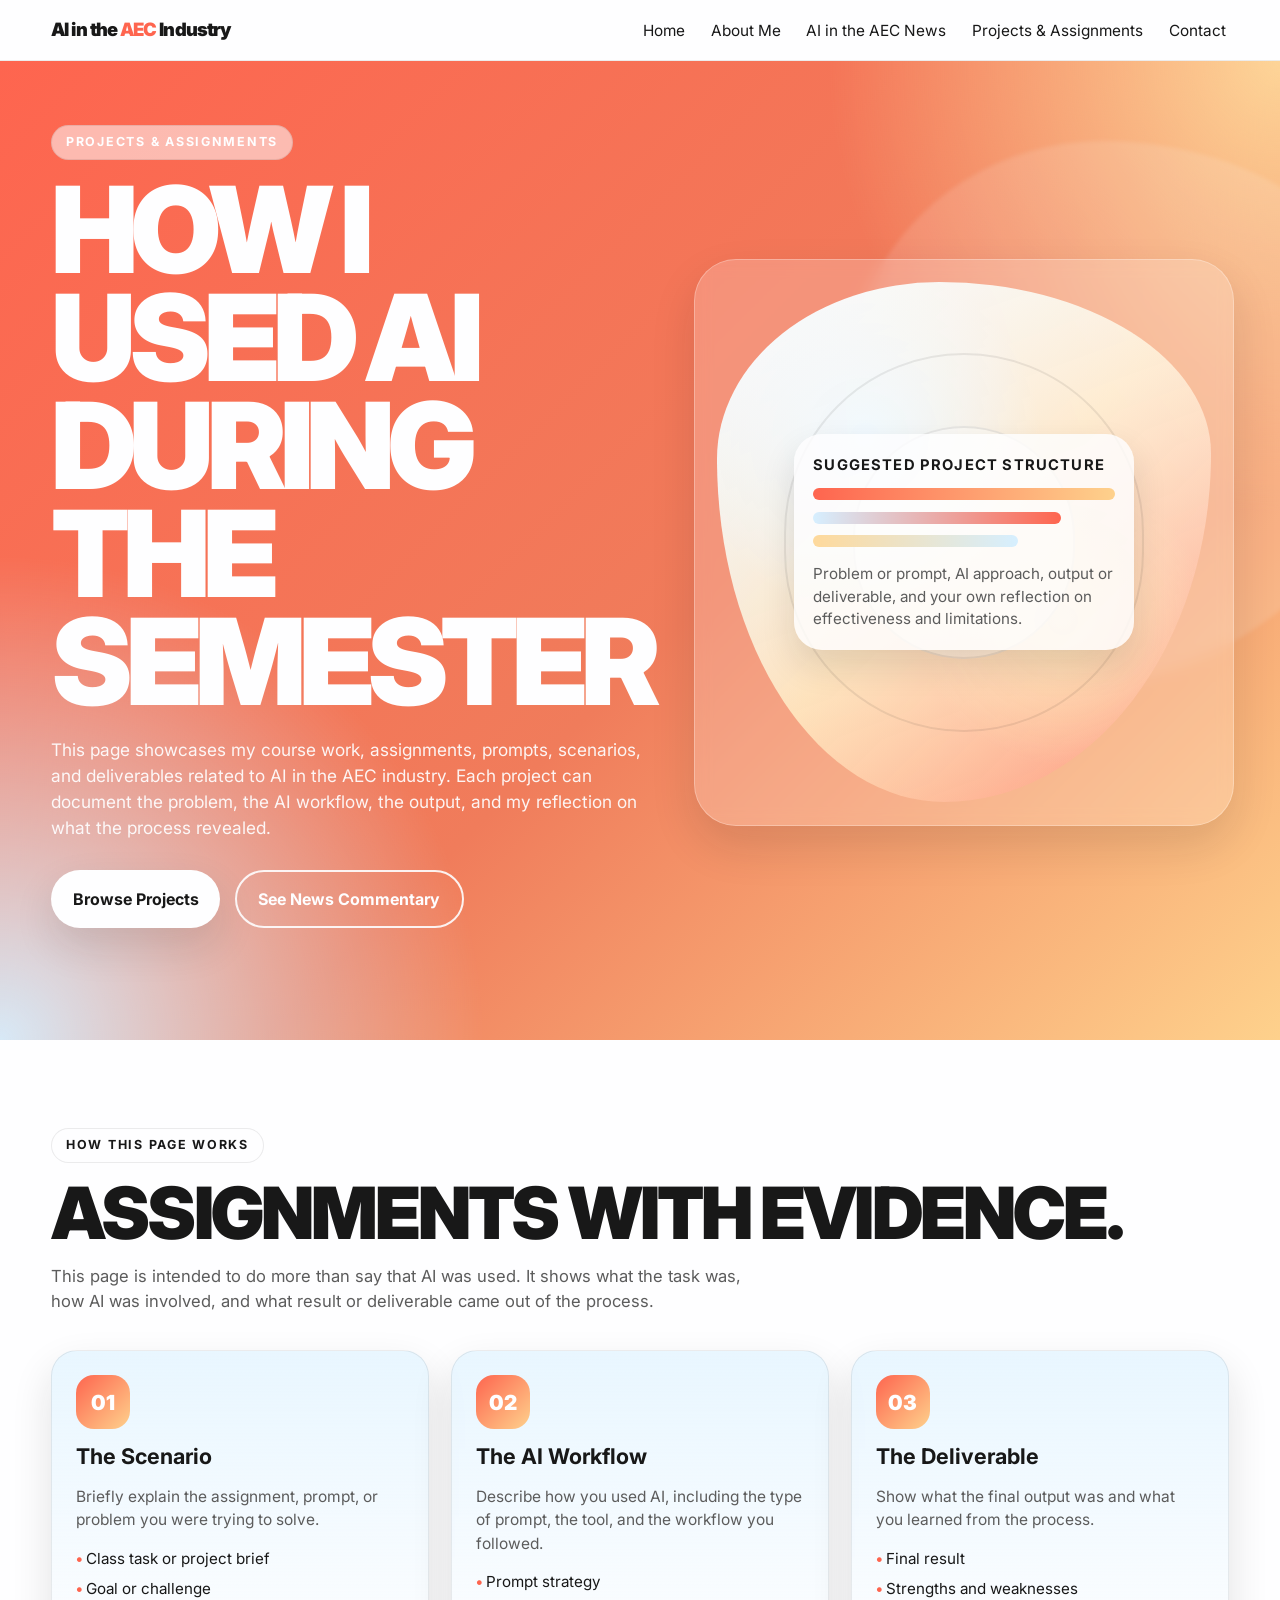
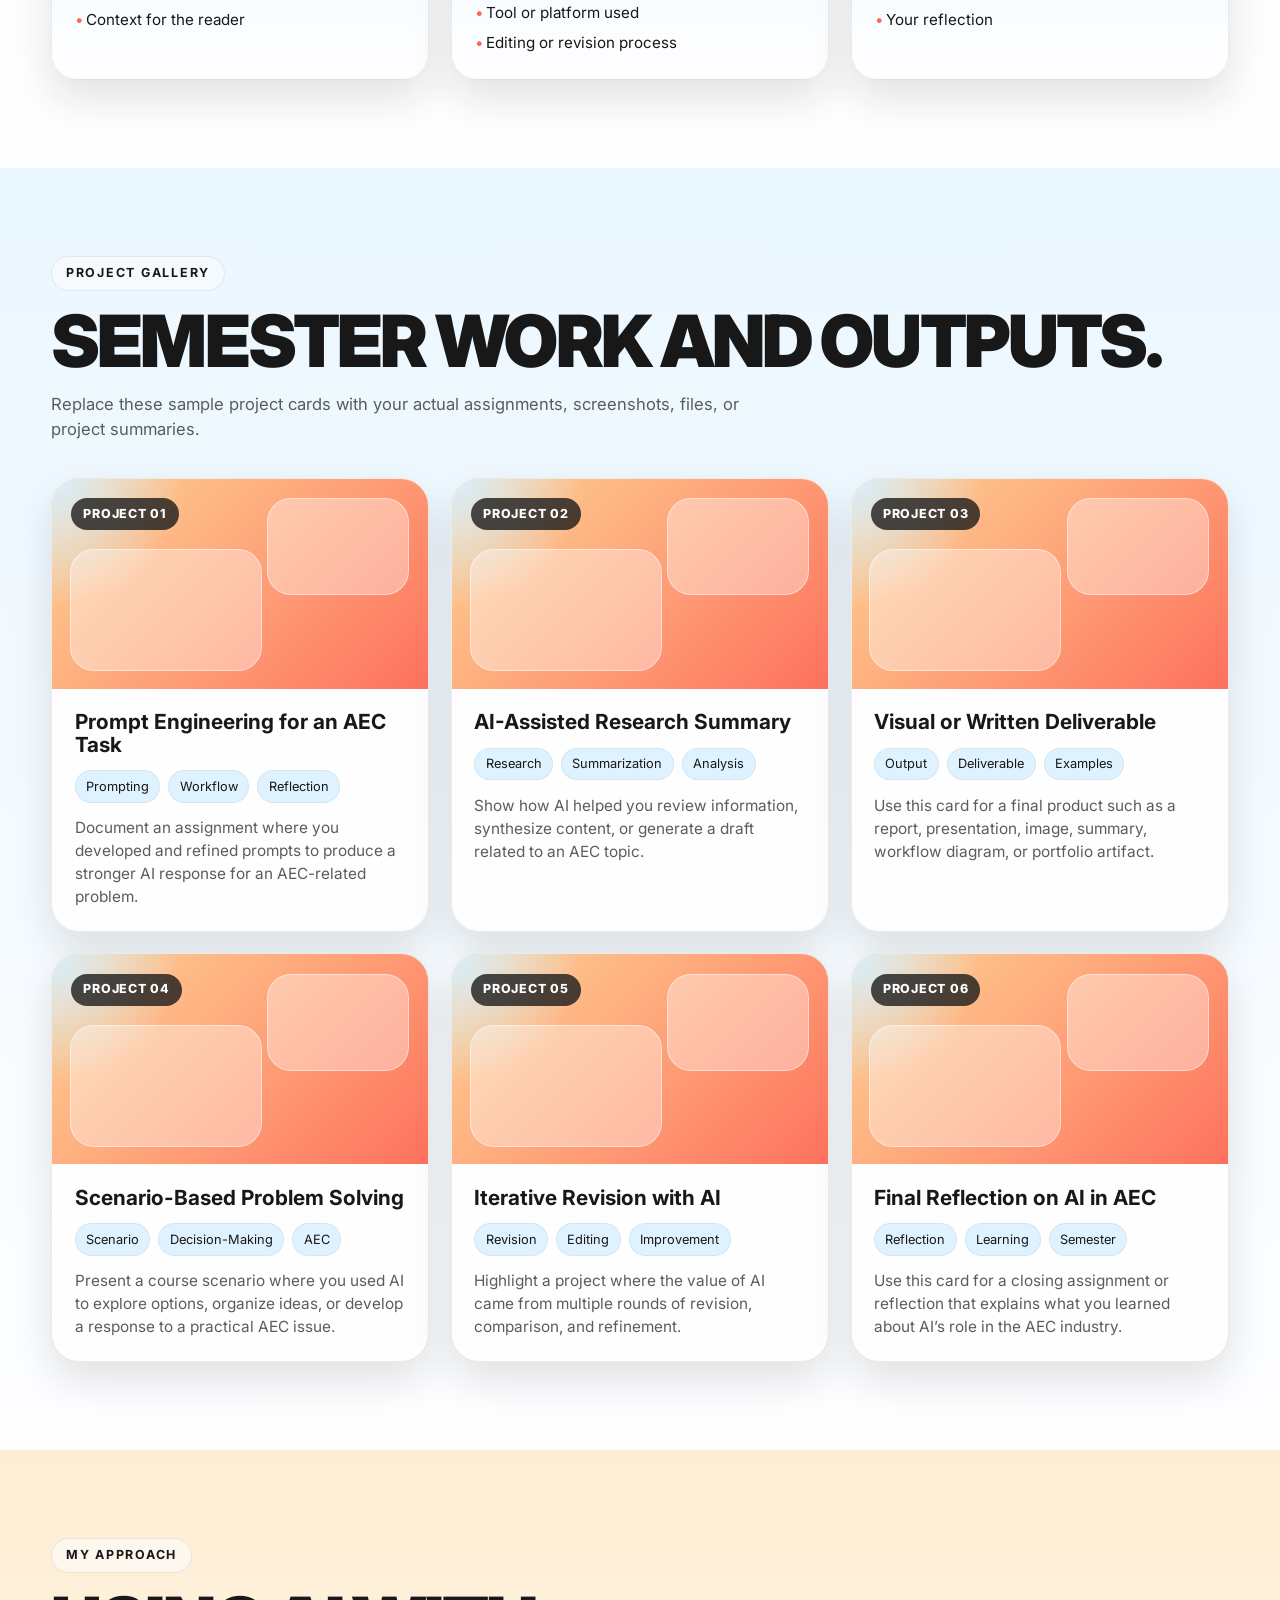
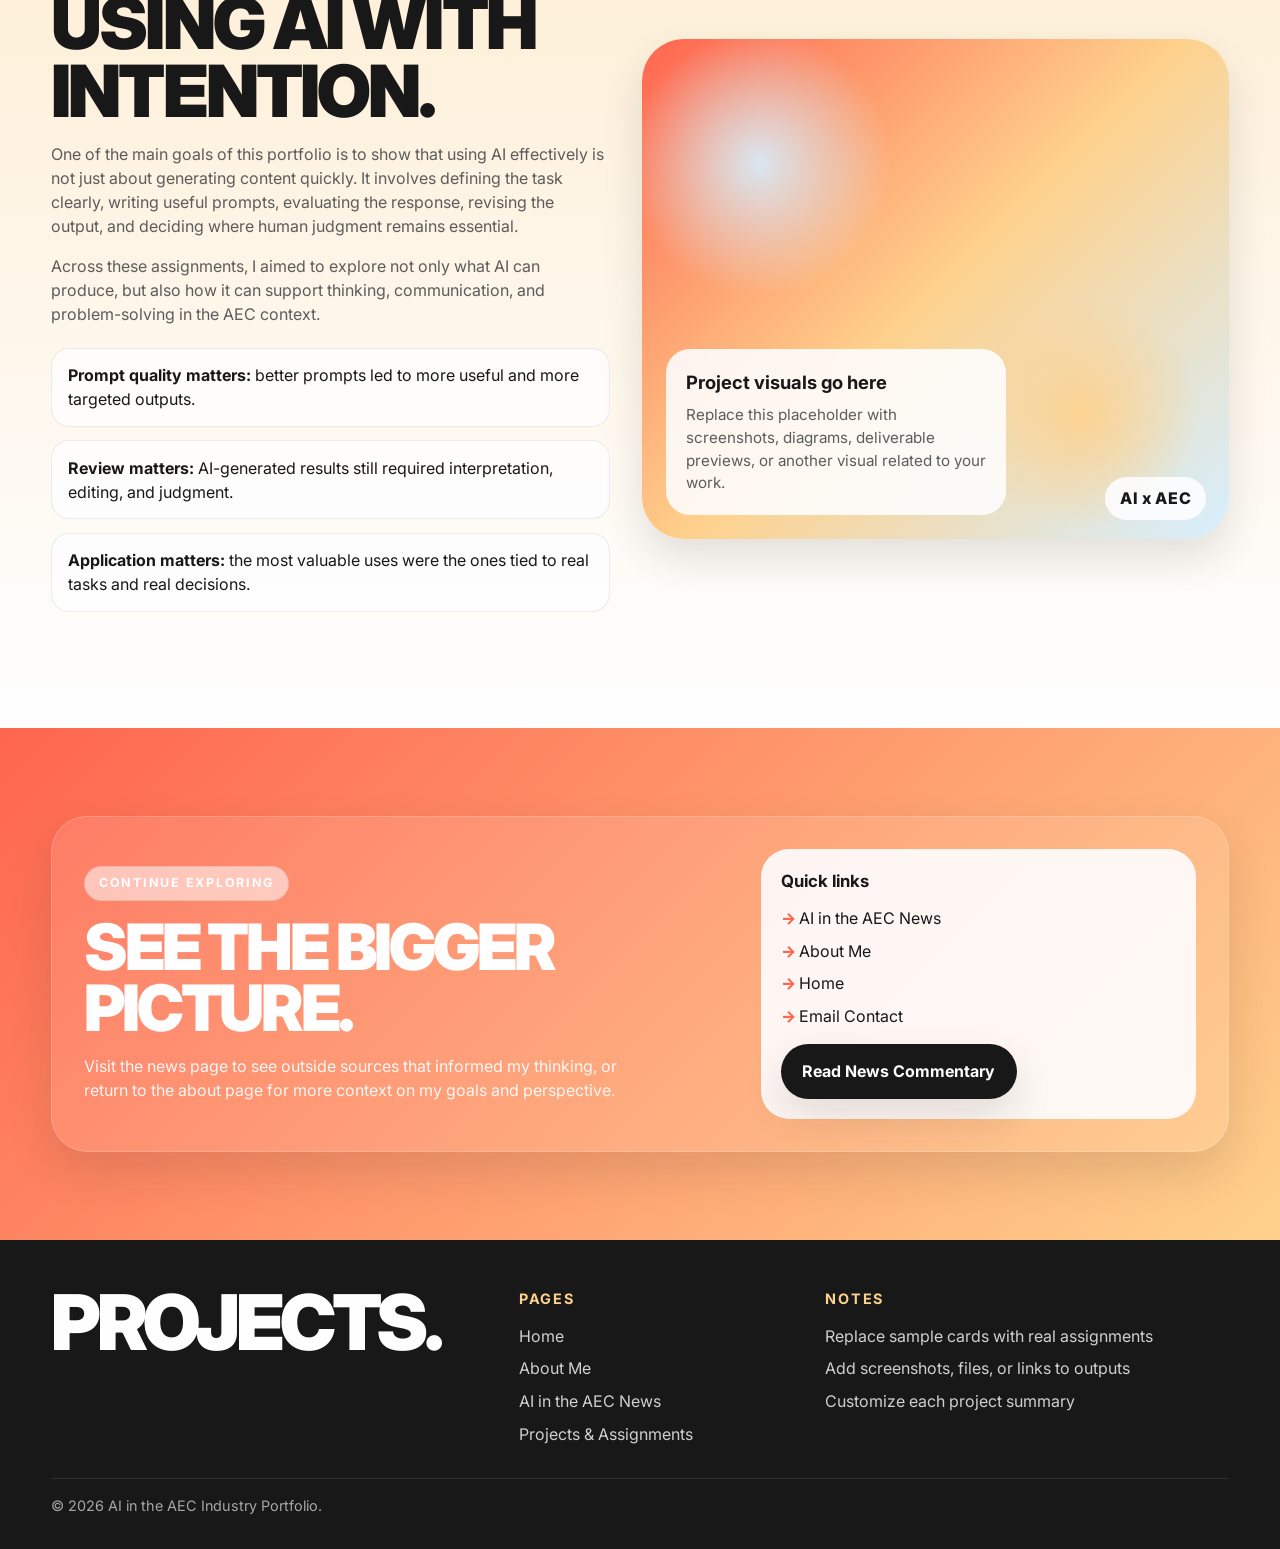
<file: projects.html>
<!DOCTYPE html>
<html lang="en">
<head>
  <meta charset="UTF-8" />
  <meta name="viewport" content="width=device-width, initial-scale=1.0" />
  <title>Projects & Assignments | AI in the AEC Industry</title>
  <link rel="preconnect" href="https://fonts.googleapis.com" />
  <link rel="preconnect" href="https://fonts.gstatic.com" crossorigin />
  <link href="https://fonts.googleapis.com/css2?family=Inter:wght@400;500;600;700;800;900&display=swap" rel="stylesheet" />
  <link rel="stylesheet" href="styles.css" />
</head>
<body>
  <header class="site-header">
    <div class="container nav-wrap">
      <a class="brand" href="index.html">AI in the <span>AEC</span> Industry</a>
      <nav>
        <ul class="nav-links">
          <li><a href="index.html">Home</a></li>
          <li><a href="about.html">About Me</a></li>
          <li><a href="news.html">AI in the AEC News</a></li>
          <li><a href="projects.html" aria-current="page">Projects &amp; Assignments</a></li>
          <li><a href="#contact">Contact</a></li>
        </ul>
      </nav>
    </div>
  </header>

  <main>
    <section class="hero">
      <div class="container hero-grid">
        <div class="hero-copy">
          <span class="eyebrow">Projects &amp; Assignments</span>
          <h1>How I Used AI During the Semester</h1>
          <p>
            This page showcases my course work, assignments, prompts, scenarios, and deliverables related to AI in the AEC industry.
            Each project can document the problem, the AI workflow, the output, and my reflection on what the process revealed.
          </p>
          <div class="hero-actions">
            <a class="btn" href="#project-gallery">Browse Projects</a>
            <a class="btn-outline" href="news.html">See News Commentary</a>
          </div>
        </div>

        <div class="hero-card">
          <div class="visual-orb" aria-hidden="true">
            <div class="visual-panel">
              <h3>Suggested project structure</h3>
              <div class="visual-lines">
                <div class="visual-line"></div>
                <div class="visual-line"></div>
                <div class="visual-line"></div>
              </div>
              <p style="margin-top: 1rem; color: #5c5c5c; font-size: 0.95rem;">
                Problem or prompt, AI approach, output or deliverable, and your own reflection on effectiveness and limitations.
              </p>
            </div>
          </div>
        </div>
      </div>
    </section>

    <section class="section overview">
      <div class="container">
        <span class="eyebrow">How This Page Works</span>
        <h2 class="section-title">Assignments with Evidence.</h2>
        <p class="section-intro">
          This page is intended to do more than say that AI was used. It shows what the task was, how AI was involved,
          and what result or deliverable came out of the process.
        </p>

        <div class="overview-grid">
          <article class="feature-card">
            <div class="feature-icon">01</div>
            <h3>The Scenario</h3>
            <p>
              Briefly explain the assignment, prompt, or problem you were trying to solve.
            </p>
            <ul>
              <li>Class task or project brief</li>
              <li>Goal or challenge</li>
              <li>Context for the reader</li>
            </ul>
          </article>

          <article class="feature-card">
            <div class="feature-icon">02</div>
            <h3>The AI Workflow</h3>
            <p>
              Describe how you used AI, including the type of prompt, the tool, and the workflow you followed.
            </p>
            <ul>
              <li>Prompt strategy</li>
              <li>Tool or platform used</li>
              <li>Editing or revision process</li>
            </ul>
          </article>

          <article class="feature-card">
            <div class="feature-icon">03</div>
            <h3>The Deliverable</h3>
            <p>
              Show what the final output was and what you learned from the process.
            </p>
            <ul>
              <li>Final result</li>
              <li>Strengths and weaknesses</li>
              <li>Your reflection</li>
            </ul>
          </article>
        </div>
      </div>
    </section>

    <section class="section projects" id="project-gallery">
      <div class="container">
        <span class="eyebrow">Project Gallery</span>
        <h2 class="section-title">Semester Work and Outputs.</h2>
        <p class="section-intro">
          Replace these sample project cards with your actual assignments, screenshots, files, or project summaries.
        </p>

        <div class="projects-grid">
          <article class="project-card">
            <div class="project-visual">
              <span class="project-label">Project 01</span>
            </div>
            <div class="project-body">
              <h3>Prompt Engineering for an AEC Task</h3>
              <div class="project-meta">
                <span>Prompting</span>
                <span>Workflow</span>
                <span>Reflection</span>
              </div>
              <p>
                Document an assignment where you developed and refined prompts to produce a stronger AI response for an AEC-related problem.
              </p>
            </div>
          </article>

          <article class="project-card">
            <div class="project-visual">
              <span class="project-label">Project 02</span>
            </div>
            <div class="project-body">
              <h3>AI-Assisted Research Summary</h3>
              <div class="project-meta">
                <span>Research</span>
                <span>Summarization</span>
                <span>Analysis</span>
              </div>
              <p>
                Show how AI helped you review information, synthesize content, or generate a draft related to an AEC topic.
              </p>
            </div>
          </article>

          <article class="project-card">
            <div class="project-visual">
              <span class="project-label">Project 03</span>
            </div>
            <div class="project-body">
              <h3>Visual or Written Deliverable</h3>
              <div class="project-meta">
                <span>Output</span>
                <span>Deliverable</span>
                <span>Examples</span>
              </div>
              <p>
                Use this card for a final product such as a report, presentation, image, summary, workflow diagram, or portfolio artifact.
              </p>
            </div>
          </article>

          <article class="project-card">
            <div class="project-visual">
              <span class="project-label">Project 04</span>
            </div>
            <div class="project-body">
              <h3>Scenario-Based Problem Solving</h3>
              <div class="project-meta">
                <span>Scenario</span>
                <span>Decision-Making</span>
                <span>AEC</span>
              </div>
              <p>
                Present a course scenario where you used AI to explore options, organize ideas, or develop a response to a practical AEC issue.
              </p>
            </div>
          </article>

          <article class="project-card">
            <div class="project-visual">
              <span class="project-label">Project 05</span>
            </div>
            <div class="project-body">
              <h3>Iterative Revision with AI</h3>
              <div class="project-meta">
                <span>Revision</span>
                <span>Editing</span>
                <span>Improvement</span>
              </div>
              <p>
                Highlight a project where the value of AI came from multiple rounds of revision, comparison, and refinement.
              </p>
            </div>
          </article>

          <article class="project-card">
            <div class="project-visual">
              <span class="project-label">Project 06</span>
            </div>
            <div class="project-body">
              <h3>Final Reflection on AI in AEC</h3>
              <div class="project-meta">
                <span>Reflection</span>
                <span>Learning</span>
                <span>Semester</span>
              </div>
              <p>
                Use this card for a closing assignment or reflection that explains what you learned about AI’s role in the AEC industry.
              </p>
            </div>
          </article>
        </div>
      </div>
    </section>

    <section class="section story">
      <div class="container story-grid">
        <div class="story-copy">
          <span class="eyebrow">My Approach</span>
          <h2 class="section-title">Using AI with Intention.</h2>
          <p>
            One of the main goals of this portfolio is to show that using AI effectively is not just about generating content quickly.
            It involves defining the task clearly, writing useful prompts, evaluating the response, revising the output, and deciding
            where human judgment remains essential.
          </p>
          <p>
            Across these assignments, I aimed to explore not only what AI can produce, but also how it can support thinking,
            communication, and problem-solving in the AEC context.
          </p>
          <ul class="story-points">
            <li><strong>Prompt quality matters:</strong> better prompts led to more useful and more targeted outputs.</li>
            <li><strong>Review matters:</strong> AI-generated results still required interpretation, editing, and judgment.</li>
            <li><strong>Application matters:</strong> the most valuable uses were the ones tied to real tasks and real decisions.</li>
          </ul>
        </div>

        <div class="portrait-card">
          <div class="portrait-content">
            <h3>Project visuals go here</h3>
            <p>
              Replace this placeholder with screenshots, diagrams, deliverable previews, or another visual related to your work.
            </p>
          </div>
        </div>
      </div>
    </section>

    <section class="section cta" id="contact">
      <div class="container">
        <div class="cta-wrap">
          <div class="cta-copy">
            <span class="eyebrow">Continue Exploring</span>
            <h2>See the Bigger Picture.</h2>
            <p>
              Visit the news page to see outside sources that informed my thinking, or return to the about page for more context
              on my goals and perspective.
            </p>
          </div>

          <div class="cta-panel">
            <h3>Quick links</h3>
            <ul>
              <li><a href="news.html">AI in the AEC News</a></li>
              <li><a href="about.html">About Me</a></li>
              <li><a href="index.html">Home</a></li>
              <li><a href="mailto:youremail@example.com">Email Contact</a></li>
            </ul>
            <a class="btn" href="news.html">Read News Commentary</a>
          </div>
        </div>
      </div>
    </section>
  </main>

  <footer class="site-footer">
    <div class="container footer-grid">
      <div>
        <div class="footer-brand">Projects.</div>
      </div>

      <div class="footer-col">
        <h4>Pages</h4>
        <ul>
          <li><a href="index.html">Home</a></li>
          <li><a href="about.html">About Me</a></li>
          <li><a href="news.html">AI in the AEC News</a></li>
          <li><a href="projects.html">Projects &amp; Assignments</a></li>
        </ul>
      </div>

      <div class="footer-col">
        <h4>Notes</h4>
        <ul>
          <li>Replace sample cards with real assignments</li>
          <li>Add screenshots, files, or links to outputs</li>
          <li>Customize each project summary</li>
        </ul>
      </div>
    </div>

    <div class="container footer-note">
      © 2026 AI in the AEC Industry Portfolio.
    </div>
  </footer>
</body>
</html>
</file>
<file: styles.css>
:root {
  --white: #fefeff;
  --pale-sky: #d6efff;
  --apricot-cream: #fed18c;
  --apricot-cream-2: #fed99b;
  --tomato: #fe654f;
  --ink: #181818;
  --muted: #5c5c5c;
  --card-shadow: 0 18px 40px rgba(24, 24, 24, 0.12);
  --radius-xl: 34px;
  --radius-lg: 24px;
  --radius-md: 18px;
  --max-width: 1200px;
}

* {
  box-sizing: border-box;
  margin: 0;
  padding: 0;
}

html {
  scroll-behavior: smooth;
}

body {
  font-family: "Inter", Arial, Helvetica, sans-serif;
  color: var(--ink);
  background: var(--white);
  line-height: 1.5;
}

img {
  max-width: 100%;
  display: block;
}

a {
  color: inherit;
  text-decoration: none;
}

ul {
  list-style: none;
}

.container {
  width: min(92%, var(--max-width));
  margin: 0 auto;
}

.eyebrow {
  display: inline-block;
  font-size: 0.78rem;
  letter-spacing: 0.14em;
  text-transform: uppercase;
  font-weight: 700;
  padding: 0.45rem 0.85rem;
  border-radius: 999px;
  background: rgba(254, 254, 255, 0.55);
  border: 1.5px solid rgba(24, 24, 24, 0.08);
  margin-bottom: 1rem;
}

.section {
  padding: 5.5rem 0;
}

.section-title {
  font-size: clamp(2.2rem, 6vw, 4.5rem);
  line-height: 0.95;
  text-transform: uppercase;
  font-weight: 900;
  letter-spacing: -0.04em;
  margin-bottom: 1rem;
}

.section-intro {
  max-width: 700px;
  color: var(--muted);
  font-size: 1.04rem;
}

.btn,
.btn-outline {
  display: inline-flex;
  align-items: center;
  justify-content: center;
  gap: 0.55rem;
  min-height: 52px;
  padding: 0.95rem 1.35rem;
  border-radius: 999px;
  font-weight: 700;
  transition: transform 0.2s ease, box-shadow 0.2s ease, background 0.2s ease;
  cursor: pointer;
}

.btn {
  background: var(--ink);
  color: var(--white);
  box-shadow: var(--card-shadow);
}

.btn:hover,
.btn-outline:hover {
  transform: translateY(-2px);
}

.btn-outline {
  border: 2px solid var(--ink);
  color: var(--ink);
  background: transparent;
}

.site-header {
  position: sticky;
  top: 0;
  z-index: 20;
  backdrop-filter: blur(14px);
  background: rgba(254, 254, 255, 0.78);
  border-bottom: 1px solid rgba(24, 24, 24, 0.08);
}

.nav-wrap {
  display: flex;
  align-items: center;
  justify-content: space-between;
  padding: 1rem 0;
  gap: 1rem;
}

.brand {
  font-weight: 900;
  letter-spacing: -0.05em;
  font-size: 1.15rem;
}

.brand span {
  color: var(--tomato);
}

.nav-links {
  display: flex;
  gap: 1.2rem;
  flex-wrap: wrap;
  align-items: center;
  font-size: 0.96rem;
}

.nav-links a {
  padding: 0.35rem 0.2rem;
  position: relative;
}

.nav-links a::after {
  content: "";
  position: absolute;
  left: 0;
  bottom: -0.1rem;
  width: 100%;
  height: 2px;
  transform: scaleX(0);
  transform-origin: left;
  background: var(--tomato);
  transition: transform 0.22s ease;
}

.nav-links a:hover::after {
  transform: scaleX(1);
}

.hero {
  background:
    radial-gradient(circle at top right, rgba(254, 217, 155, 0.95), transparent 28%),
    radial-gradient(circle at left bottom, rgba(214, 239, 255, 0.95), transparent 30%),
    linear-gradient(135deg, var(--tomato), #f07c5b 55%, var(--apricot-cream) 100%);
  color: var(--white);
  overflow: hidden;
  position: relative;
}

.hero::before {
  content: "";
  position: absolute;
  width: 550px;
  height: 550px;
  right: -120px;
  top: 80px;
  border-radius: 46% 54% 65% 35% / 44% 42% 58% 56%;
  background: rgba(254, 254, 255, 0.12);
  filter: blur(2px);
}

.hero-grid {
  display: grid;
  grid-template-columns: 1.2fr 0.9fr;
  gap: 2.5rem;
  align-items: center;
  min-height: 88vh;
  padding: 4rem 0 5rem;
  position: relative;
  z-index: 1;
}

.hero-copy h1 {
  font-size: clamp(3.5rem, 10vw, 7.5rem);
  line-height: 0.9;
  text-transform: uppercase;
  letter-spacing: -0.06em;
  font-weight: 900;
  max-width: 8ch;
  margin-bottom: 1.35rem;
}

.hero-copy p {
  font-size: 1.08rem;
  max-width: 620px;
  color: rgba(254, 254, 255, 0.92);
  margin-bottom: 1.8rem;
}

.hero-actions {
  display: flex;
  gap: 0.9rem;
  flex-wrap: wrap;
  margin-bottom: 2rem;
}

.hero-actions .btn {
  background: var(--white);
  color: var(--ink);
}

.hero-actions .btn-outline {
  border-color: rgba(254, 254, 255, 0.9);
  color: var(--white);
}

.hero-stats {
  display: grid;
  grid-template-columns: repeat(3, minmax(110px, 1fr));
  gap: 1rem;
  max-width: 650px;
}

.hero-stat {
  padding: 1rem 1rem 1.1rem;
  border-radius: 20px;
  background: rgba(254, 254, 255, 0.13);
  border: 1px solid rgba(254, 254, 255, 0.18);
}

.hero-stat strong {
  display: block;
  font-size: 1.35rem;
  line-height: 1;
  margin-bottom: 0.35rem;
}

.hero-card {
  background: rgba(254, 254, 255, 0.2);
  border: 1px solid rgba(254, 254, 255, 0.28);
  border-radius: 42px;
  padding: 1.4rem;
  box-shadow: 0 20px 45px rgba(24, 24, 24, 0.12);
  backdrop-filter: blur(8px);
}

.visual-orb {
  aspect-ratio: 0.95 / 1;
  border-radius: 45% 55% 54% 46% / 34% 33% 67% 66%;
  background:
    linear-gradient(160deg, rgba(254, 254, 255, 0.85), rgba(254, 254, 255, 0.2)),
    radial-gradient(circle at 30% 30%, var(--pale-sky), transparent 35%),
    radial-gradient(circle at 70% 65%, var(--apricot-cream), transparent 30%),
    linear-gradient(135deg, rgba(214, 239, 255, 0.95), rgba(254, 209, 140, 0.92), rgba(254, 101, 79, 0.88));
  position: relative;
  overflow: hidden;
  display: grid;
  place-items: center;
  padding: 2rem;
  min-height: 520px;
}

.visual-orb::before,
.visual-orb::after {
  content: "";
  position: absolute;
  border-radius: 999px;
  border: 2px solid rgba(24, 24, 24, 0.08);
}

.visual-orb::before {
  width: 72%;
  height: 72%;
}

.visual-orb::after {
  width: 44%;
  height: 44%;
  background: rgba(254, 254, 255, 0.36);
}

.visual-panel {
  position: relative;
  z-index: 1;
  width: min(88%, 340px);
  background: rgba(254, 254, 255, 0.82);
  color: var(--ink);
  border-radius: 28px;
  padding: 1.2rem;
  box-shadow: 0 16px 34px rgba(24, 24, 24, 0.12);
}

.visual-panel h3 {
  font-size: 0.92rem;
  text-transform: uppercase;
  letter-spacing: 0.08em;
  margin-bottom: 0.8rem;
}

.visual-lines {
  display: grid;
  gap: 0.7rem;
}

.visual-line {
  height: 12px;
  border-radius: 999px;
  background: linear-gradient(90deg, var(--tomato), var(--apricot-cream));
}

.visual-line:nth-child(2) {
  width: 82%;
  background: linear-gradient(90deg, var(--pale-sky), var(--tomato));
}

.visual-line:nth-child(3) {
  width: 68%;
  background: linear-gradient(90deg, var(--apricot-cream-2), var(--pale-sky));
}

.ticker {
  background: var(--ink);
  color: var(--white);
  overflow: hidden;
  white-space: nowrap;
  padding: 1rem 0;
  border-top: 1px solid rgba(254, 254, 255, 0.08);
  border-bottom: 1px solid rgba(254, 254, 255, 0.08);
}

.ticker-track {
  display: inline-block;
  min-width: 200%;
  animation: slide 22s linear infinite;
  font-size: 1rem;
  font-weight: 700;
  text-transform: uppercase;
  letter-spacing: 0.08em;
}

.ticker-track span {
  margin-right: 2.5rem;
  color: var(--apricot-cream);
}

@keyframes slide {
  from { transform: translateX(0); }
  to { transform: translateX(-50%); }
}

.overview {
  background: var(--white);
}

.overview-grid {
  margin-top: 2.3rem;
  display: grid;
  grid-template-columns: repeat(3, 1fr);
  gap: 1.35rem;
}

.feature-card {
  background: linear-gradient(180deg, rgba(214, 239, 255, 0.55), rgba(254, 254, 255, 0.95));
  border: 1px solid rgba(24, 24, 24, 0.08);
  border-radius: 26px;
  padding: 1.5rem;
  box-shadow: var(--card-shadow);
  display: flex;
  flex-direction: column;
  gap: 1rem;
}

.feature-icon {
  width: 54px;
  height: 54px;
  display: grid;
  place-items: center;
  border-radius: 18px;
  background: linear-gradient(135deg, var(--tomato), var(--apricot-cream));
  color: var(--white);
  font-size: 1.3rem;
  font-weight: 900;
}

.feature-card h3 {
  font-size: 1.35rem;
  line-height: 1.1;
}

.feature-card p {
  color: var(--muted);
  font-size: 0.97rem;
}

.feature-card ul {
  display: grid;
  gap: 0.5rem;
  color: var(--ink);
  font-size: 0.95rem;
}

.feature-card li::before {
  content: "• ";
  color: var(--tomato);
  font-weight: 800;
}

.story {
  background: linear-gradient(180deg, rgba(254, 217, 155, 0.45), rgba(254, 254, 255, 1));
}

.story-grid {
  display: grid;
  grid-template-columns: 1fr 1.05fr;
  gap: 2rem;
  align-items: center;
}

.portrait-card {
  min-height: 500px;
  border-radius: 42px;
  overflow: hidden;
  background:
    radial-gradient(circle at 20% 25%, rgba(214, 239, 255, 0.9), transparent 22%),
    radial-gradient(circle at 75% 75%, rgba(254, 209, 140, 0.9), transparent 20%),
    linear-gradient(135deg, var(--tomato), var(--apricot-cream), var(--pale-sky));
  position: relative;
  box-shadow: var(--card-shadow);
}

.portrait-card::before {
  content: "AI x AEC";
  position: absolute;
  inset: auto 1.4rem 1.2rem auto;
  background: rgba(254, 254, 255, 0.88);
  color: var(--ink);
  border-radius: 999px;
  padding: 0.6rem 0.95rem;
  font-weight: 800;
  letter-spacing: 0.04em;
}

.portrait-content {
  position: absolute;
  inset: auto 1.5rem 1.5rem 1.5rem;
  background: rgba(254, 254, 255, 0.88);
  border-radius: 24px;
  padding: 1.25rem;
  max-width: 340px;
}

.portrait-content h3 {
  font-size: 1.15rem;
  margin-bottom: 0.45rem;
}

.portrait-content p {
  font-size: 0.95rem;
  color: var(--muted);
}

.story-copy p {
  color: var(--muted);
  margin-bottom: 1rem;
  max-width: 62ch;
}

.story-points {
  display: grid;
  gap: 0.85rem;
  margin: 1.4rem 0 1.8rem;
}

.story-points li {
  background: rgba(254, 254, 255, 0.78);
  border: 1px solid rgba(24, 24, 24, 0.08);
  padding: 0.9rem 1rem;
  border-radius: 18px;
}

.news {
  background: var(--ink);
  color: var(--white);
}

.news .section-intro {
  color: rgba(254, 254, 255, 0.76);
}

.news-grid {
  margin-top: 2.2rem;
  display: grid;
  grid-template-columns: repeat(3, 1fr);
  gap: 1.4rem;
}

.news-card {
  background: linear-gradient(180deg, rgba(255,255,255,0.08), rgba(255,255,255,0.03));
  border: 1px solid rgba(255,255,255,0.1);
  border-radius: 24px;
  padding: 1.35rem;
  display: flex;
  flex-direction: column;
  gap: 0.9rem;
}

.news-type {
  font-size: 0.74rem;
  letter-spacing: 0.14em;
  text-transform: uppercase;
  color: var(--apricot-cream);
  font-weight: 800;
}

.news-card h3 {
  font-size: 1.25rem;
  line-height: 1.15;
}

.news-card p {
  color: rgba(254, 254, 255, 0.78);
  font-size: 0.96rem;
}

.news-card .commentary {
  margin-top: auto;
  padding-top: 0.9rem;
  border-top: 1px solid rgba(255,255,255,0.1);
  font-size: 0.94rem;
  color: var(--white);
}

.projects {
  background: linear-gradient(180deg, rgba(214, 239, 255, 0.5), rgba(254, 254, 255, 1));
}

.projects-grid {
  margin-top: 2.25rem;
  display: grid;
  grid-template-columns: repeat(3, 1fr);
  gap: 1.35rem;
}

.project-card {
  border-radius: 28px;
  background: var(--white);
  border: 1px solid rgba(24, 24, 24, 0.08);
  overflow: hidden;
  box-shadow: var(--card-shadow);
  display: flex;
  flex-direction: column;
}

.project-visual {
  min-height: 210px;
  padding: 1.2rem;
  background:
    radial-gradient(circle at top left, rgba(214, 239, 255, 1), transparent 30%),
    linear-gradient(135deg, rgba(254, 209, 140, 0.92), rgba(254, 101, 79, 0.92));
  position: relative;
  overflow: hidden;
}

.project-visual::before,
.project-visual::after {
  content: "";
  position: absolute;
  border-radius: 24px;
  background: rgba(254, 254, 255, 0.36);
  border: 1px solid rgba(254, 254, 255, 0.5);
}

.project-visual::before {
  width: 140px;
  height: 95px;
  top: 1.2rem;
  right: 1.2rem;
}

.project-visual::after {
  width: 190px;
  height: 120px;
  left: 1.1rem;
  bottom: 1.1rem;
}

.project-label {
  position: relative;
  z-index: 1;
  display: inline-block;
  padding: 0.42rem 0.75rem;
  background: rgba(24, 24, 24, 0.78);
  color: var(--white);
  border-radius: 999px;
  font-size: 0.78rem;
  font-weight: 800;
  letter-spacing: 0.06em;
  text-transform: uppercase;
}

.project-body {
  padding: 1.4rem;
  display: flex;
  flex-direction: column;
  gap: 0.85rem;
  flex: 1;
}

.project-body h3 {
  font-size: 1.3rem;
  line-height: 1.1;
}

.project-meta {
  display: flex;
  gap: 0.5rem;
  flex-wrap: wrap;
}

.project-meta span {
  font-size: 0.8rem;
  padding: 0.35rem 0.65rem;
  border-radius: 999px;
  background: rgba(214, 239, 255, 0.8);
  border: 1px solid rgba(24, 24, 24, 0.06);
}

.project-body p {
  color: var(--muted);
  font-size: 0.96rem;
}

.cta {
  background: linear-gradient(135deg, var(--tomato), var(--apricot-cream));
  color: var(--white);
}

.cta-wrap {
  display: grid;
  grid-template-columns: 1.2fr 0.8fr;
  gap: 1.5rem;
  align-items: center;
  background: rgba(255,255,255,0.1);
  border: 1px solid rgba(255,255,255,0.18);
  border-radius: 36px;
  padding: 2rem;
  box-shadow: 0 20px 45px rgba(24, 24, 24, 0.12);
}

.cta-copy h2 {
  font-size: clamp(2.1rem, 5vw, 4rem);
  line-height: 0.95;
  text-transform: uppercase;
  font-weight: 900;
  letter-spacing: -0.05em;
  margin-bottom: 1rem;
}

.cta-copy p {
  color: rgba(254, 254, 255, 0.92);
  max-width: 58ch;
}

.cta-panel {
  background: rgba(254, 254, 255, 0.9);
  color: var(--ink);
  border-radius: 28px;
  padding: 1.25rem;
}

.cta-panel h3 {
  margin-bottom: 0.7rem;
  font-size: 1.05rem;
}

.cta-panel ul {
  display: grid;
  gap: 0.55rem;
  margin-bottom: 1rem;
}

.cta-panel li::before {
  content: "→ ";
  color: var(--tomato);
  font-weight: 800;
}

.site-footer {
  background: var(--ink);
  color: var(--white);
  padding: 3rem 0 2rem;
}

.footer-grid {
  display: grid;
  grid-template-columns: 1.1fr 0.7fr 1fr;
  gap: 1.5rem;
  align-items: start;
}

.footer-brand {
  font-size: clamp(2rem, 8vw, 4.8rem);
  line-height: 0.92;
  text-transform: uppercase;
  font-weight: 900;
  letter-spacing: -0.06em;
}

.footer-col h4 {
  margin-bottom: 0.9rem;
  font-size: 0.9rem;
  letter-spacing: 0.12em;
  text-transform: uppercase;
  color: var(--apricot-cream);
}

.footer-col ul {
  display: grid;
  gap: 0.55rem;
  color: rgba(254, 254, 255, 0.8);
}

.footer-note {
  margin-top: 2rem;
  padding-top: 1rem;
  border-top: 1px solid rgba(255,255,255,0.1);
  color: rgba(254, 254, 255, 0.62);
  font-size: 0.9rem;
}

@media (max-width: 1024px) {
  .hero-grid,
  .story-grid,
  .cta-wrap,
  .footer-grid,
  .overview-grid,
  .news-grid,
  .projects-grid {
    grid-template-columns: 1fr;
  }

  .hero-grid {
    min-height: auto;
    padding: 3.5rem 0 4rem;
  }

  .visual-orb {
    min-height: 400px;
  }

  .hero-copy h1,
  .section-title,
  .cta-copy h2,
  .footer-brand {
    max-width: none;
  }
}

@media (max-width: 680px) {
  .nav-wrap {
    flex-direction: column;
    align-items: flex-start;
  }

  .nav-links {
    gap: 0.85rem 1rem;
  }

  .section {
    padding: 4rem 0;
  }

  .hero-stats {
    grid-template-columns: 1fr;
  }

  .cta-wrap,
  .feature-card,
  .news-card,
  .project-card,
  .hero-card,
  .portrait-card,
  .cta-panel {
    border-radius: 22px;
  }
}
</file>
